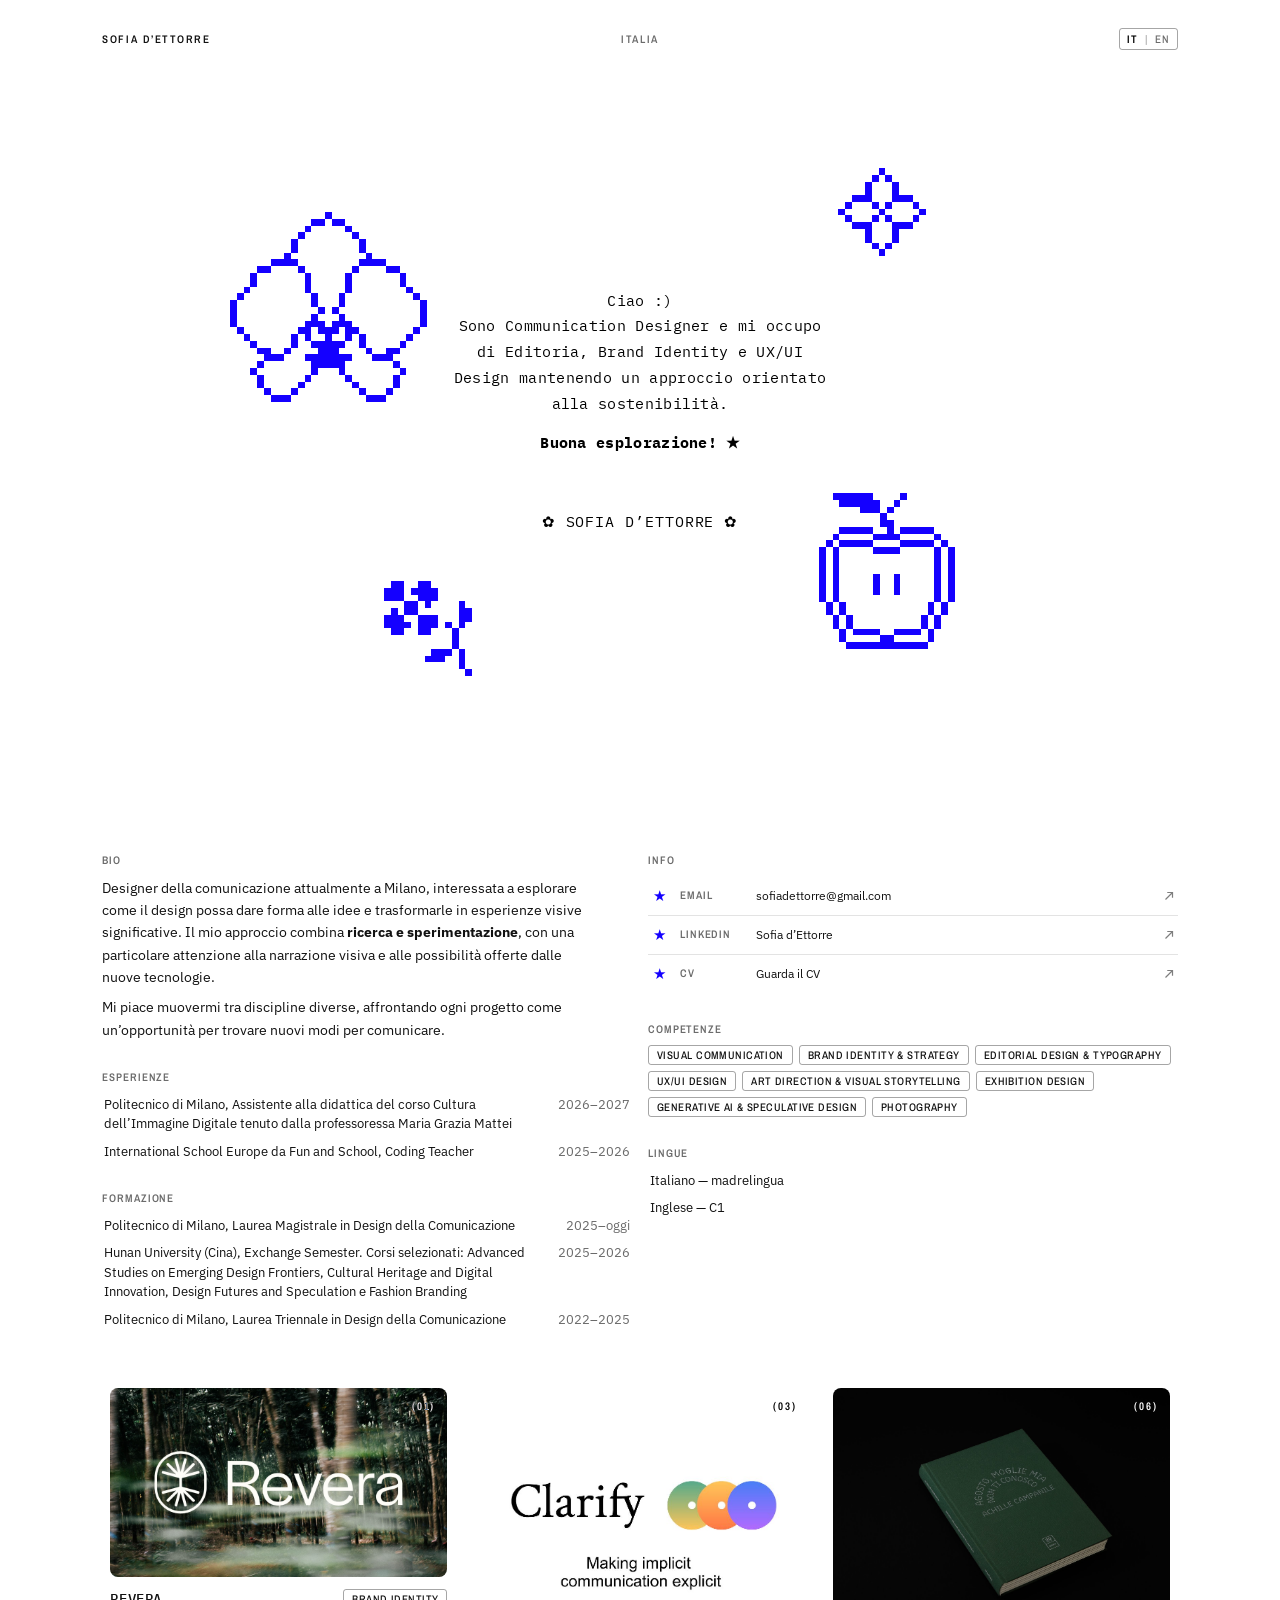
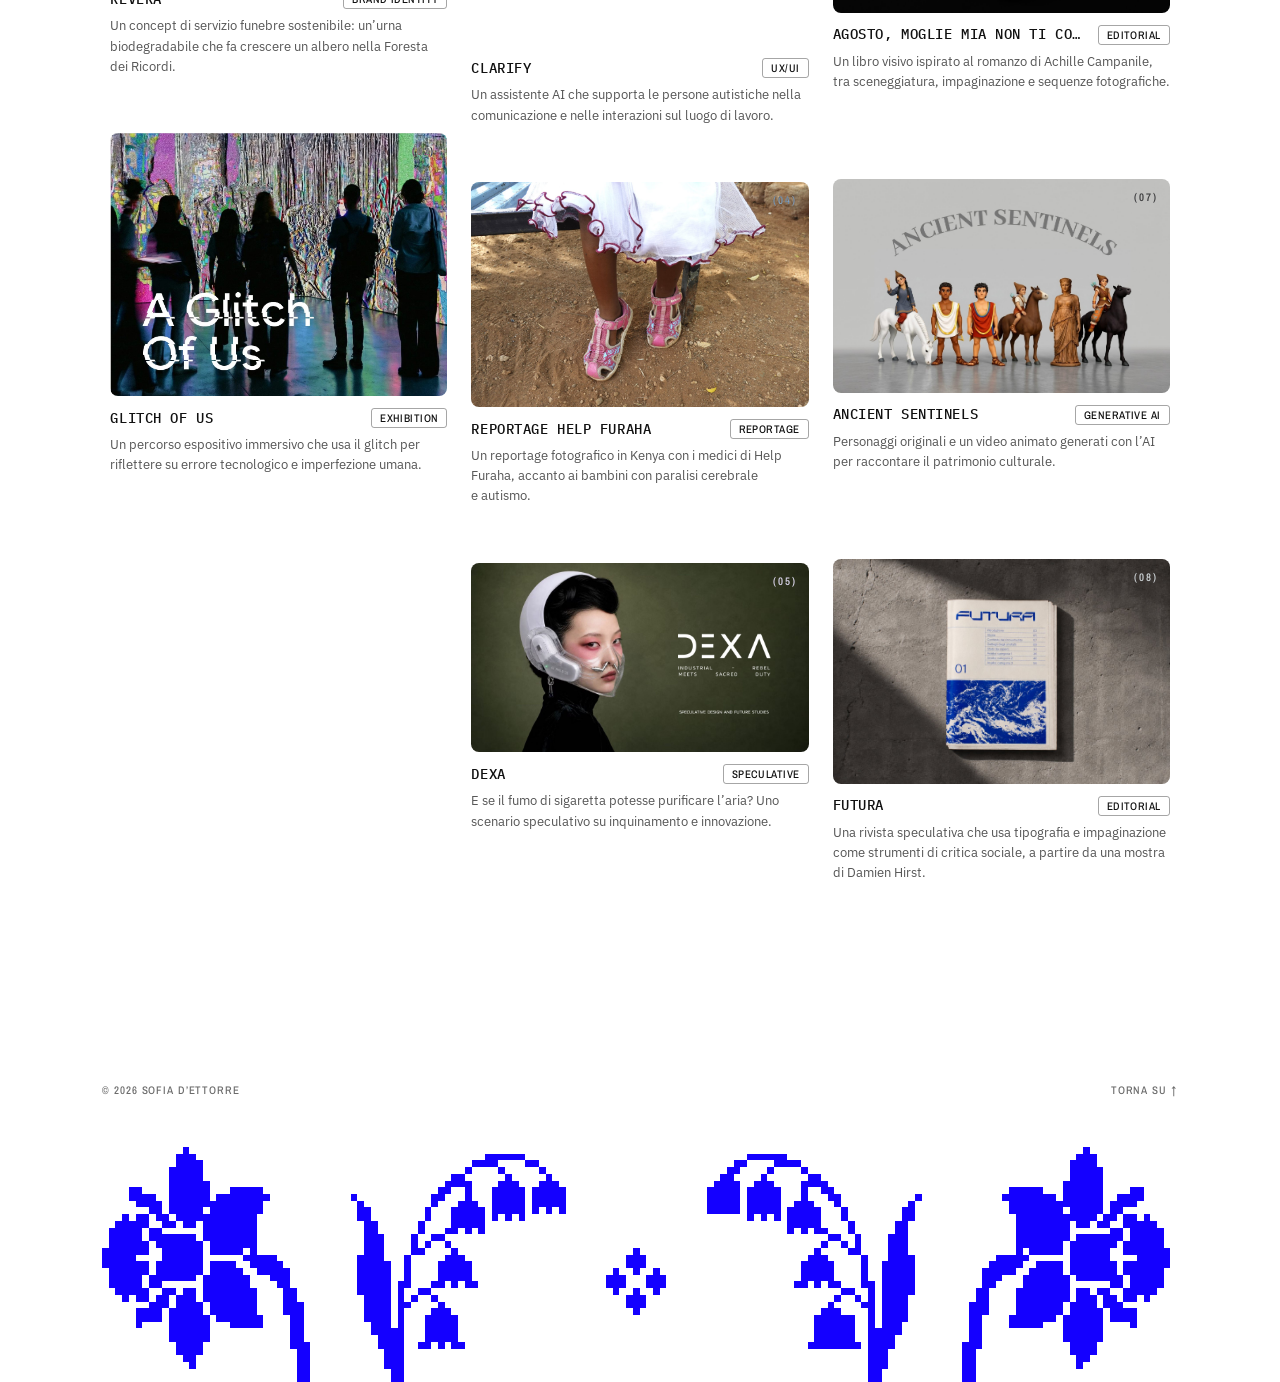
<file: index.html>
<!doctype html>
<html lang="it">
<head>
  <meta charset="utf-8">
  <meta name="viewport" content="width=device-width, initial-scale=1, viewport-fit=cover">
  <title>Sofia d’Ettorre — Portfolio</title>
  <meta name="description" content="Portfolio di Sofia d’Ettorre, Communication Designer: editoria, brand identity e UX/UI design con un approccio orientato alla sostenibilità.">
  <link rel="canonical" href="https://sofiadettorre.github.io/Portfolio/">
  <link rel="alternate" hreflang="it" href="https://sofiadettorre.github.io/Portfolio/?lang=it">
  <link rel="alternate" hreflang="en" href="https://sofiadettorre.github.io/Portfolio/?lang=en">
  <meta property="og:type" content="website">
  <meta property="og:title" content="Sofia d’Ettorre — Portfolio">
  <meta property="og:description" content="Communication Designer: editoria, brand identity e UX/UI design con un approccio orientato alla sostenibilità.">
  <meta property="og:url" content="https://sofiadettorre.github.io/Portfolio/">
  <meta property="og:image" content="https://sofiadettorre.github.io/Portfolio/immagini-web/immagine%20hero.jpg">
  <meta name="twitter:card" content="summary_large_image">
  <link rel="preconnect" href="https://fonts.googleapis.com">
  <link rel="preconnect" href="https://fonts.gstatic.com" crossorigin>
  <link href="https://fonts.googleapis.com/css2?family=Archivo+Narrow:wght@400;500;600&family=IBM+Plex+Mono:wght@400;500;700&family=IBM+Plex+Sans:ital,wght@0,400;0,500;0,600;1,400&display=swap" rel="stylesheet">
  <link rel="icon" type="image/svg+xml" href="immagini-web/favicon.svg">
  <link rel="icon" type="image/png" href="immagini-web/favicon.png">
  <link rel="apple-touch-icon" href="immagini-web/apple-touch-icon.png">
  <link rel="stylesheet" href="style.css?v=20261117e">
</head>
<body>
  <header class="topbar" id="top">
    <a class="topbar__name" href="#top">Sofia d’Ettorre</a>
    <span class="topbar__place" id="status"></span>
    <div class="lang" role="group" id="lang" data-i18n-aria="langSwitch">
      <button type="button" data-lang="it" lang="it">IT</button>
      <span class="lang__sep" aria-hidden="true">|</span>
      <button type="button" data-lang="en" lang="en">EN</button>
    </div>
  </header>

  <section class="hero" aria-labelledby="hero-name">
    <div class="pix pix--flower" data-pixel="flower" aria-hidden="true"></div>
    <div class="pix pix--sparkle" data-pixel="sparkle" aria-hidden="true"></div>
    <div class="pix pix--sprig" data-pixel="sprig" aria-hidden="true"></div>
    <div class="pix pix--apple" data-pixel="apple" aria-hidden="true"></div>

    <div class="hero__body">
      <p class="hero__greet" id="hero-greet"></p>
      <p class="hero__text" id="hero-text"></p>
      <p class="hero__cta" id="hero-cta"></p>
      <h1 class="hero__name" id="hero-name" tabindex="0">
        <span aria-hidden="true">✿</span> Sofia d’Ettorre <span aria-hidden="true">✿</span>
        <span class="hero__photo" aria-hidden="true">
          <img id="hero-photo" alt="" decoding="async">
        </span>
      </h1>
    </div>
  </section>

  <main class="main">
    <aside class="rail">
      <div class="rail__grid">
        <div class="rail__col">
          <section class="rail__section">
            <span class="eyebrow" data-i18n="bio"></span>
            <div class="bio" id="bio"></div>
          </section>
          <section class="rail__section">
            <span class="eyebrow" data-i18n="work"></span>
            <ul class="list" id="work"></ul>
          </section>
          <section class="rail__section">
            <span class="eyebrow" data-i18n="education"></span>
            <ul class="list" id="education"></ul>
          </section>
        </div>

        <div class="rail__col">
          <section class="rail__section" id="info">
            <span class="eyebrow" data-i18n="info"></span>
            <div class="contact-list" id="contacts"></div>
          </section>
          <section class="rail__section">
            <span class="eyebrow" data-i18n="skills"></span>
            <ul class="taglist" id="skills"></ul>
          </section>
          <section class="rail__section">
            <span class="eyebrow" data-i18n="languages"></span>
            <ul class="list" id="languages"></ul>
          </section>
        </div>
      </div>
    </aside>

    <section class="projects" id="lavori" data-i18n-aria="projects"></section>
  </main>

  <footer class="footer">
    <div class="footer__bar">
      <span id="copy"></span>
      <a href="#top" data-i18n="top"></a>
    </div>
    <div class="footer__art" data-pixel="footer" aria-hidden="true"></div>
  </footer>

  <!-- Pannello del progetto -->
  <div class="cs-overlay" id="cs-overlay" aria-hidden="true">
    <div class="cs-panel" role="dialog" aria-modal="true" aria-labelledby="cs-title">
      <aside class="cs-side">
        <button class="cs-close" id="cs-close" type="button" data-i18n-aria="close">
          <svg viewBox="0 0 20 20" aria-hidden="true"><path d="M5 5l10 10M15 5 5 15"/></svg>
        </button>
        <div>
          <h2 class="cs-title" id="cs-title">–</h2>
          <p class="cs-oneliner" id="cs-oneliner"></p>
        </div>
        <dl class="cs-facts" id="cs-facts"></dl>
        <div class="cs-step">
          <button type="button" id="cs-prev" data-i18n="prev" data-i18n-aria="prevAria"></button>
          <button type="button" id="cs-next" data-i18n="next" data-i18n-aria="nextAria"></button>
        </div>
      </aside>
      <div class="cs-content" id="cs-content">
        <div class="cs-hero" id="cs-hero"></div>
        <div class="cs-text">
          <div class="cs-section">
            <p class="eyebrow" data-i18n="overview"></p>
            <p id="cs-overview"></p>
          </div>
          <div class="cs-section">
            <p class="eyebrow" data-i18n="contributions"></p>
            <ol class="cs-list" id="cs-contrib"></ol>
          </div>
        </div>
        <div class="cs-gallery" id="cs-gallery"></div>
      </div>
    </div>
  </div>

  <script src="data.js?v=20261117e"></script>
  <script src="main.js?v=20261117e"></script>
</body>
</html>
</file>
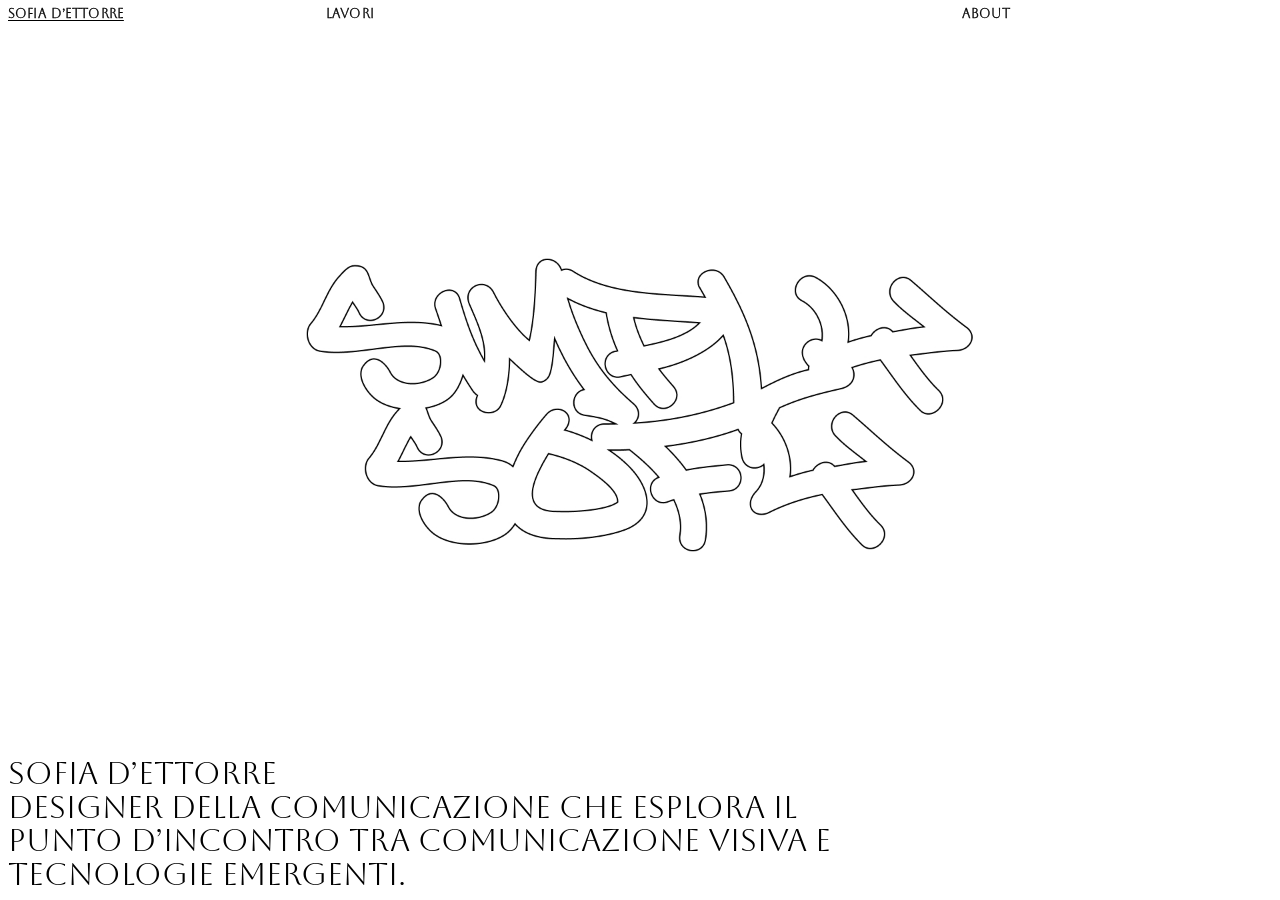
<file: sito portfolio/index.html>
<!doctype html>
<html lang="it">
<head>
  <meta charset="utf-8">
  <meta name="viewport" content="width=device-width, initial-scale=1">
  <title>Sofia d’Ettorre — Portfolio</title>
  <link rel="preconnect" href="https://fonts.googleapis.com">
  <link rel="preconnect" href="https://fonts.gstatic.com" crossorigin>
  <link href="https://fonts.googleapis.com/css2?family=Aboreto&family=Schibsted+Grotesk:wght@400;500;600&display=swap" rel="stylesheet">
  <link rel="icon" type="image/png" href="immagini-web/favicon.png">
  <link rel="apple-touch-icon" href="immagini-web/apple-touch-icon.png">
  <link rel="stylesheet" href="style.css">
</head>
<body>
  <main class="home">
    <h1 id="hero"></h1>
  </main>

  <script src="data.js"></script>
  <script>
    renderNav("home");
    document.getElementById("hero").textContent = SITE.hero;

    // Precarica le immagini della scia
    HOME_TRAIL.forEach(src => { new Image().src = src; });

    // Scia di immagini che segue il cursore
    let i = 0, lastX = 0, lastY = 0;
    window.addEventListener("pointermove", (e) => {
      if (e.pointerType === "touch") return;
      if (Math.hypot(e.clientX - lastX, e.clientY - lastY) < 110) return;
      lastX = e.clientX; lastY = e.clientY;

      const img = document.createElement("img");
      img.className = "trail";
      img.src = HOME_TRAIL[i++ % HOME_TRAIL.length];
      img.alt = "";
      img.style.left = e.clientX + "px";
      img.style.top = e.clientY + "px";
      img.addEventListener("animationend", () => img.remove());
      document.body.appendChild(img);
    });
  </script>
</body>
</html>
</file>
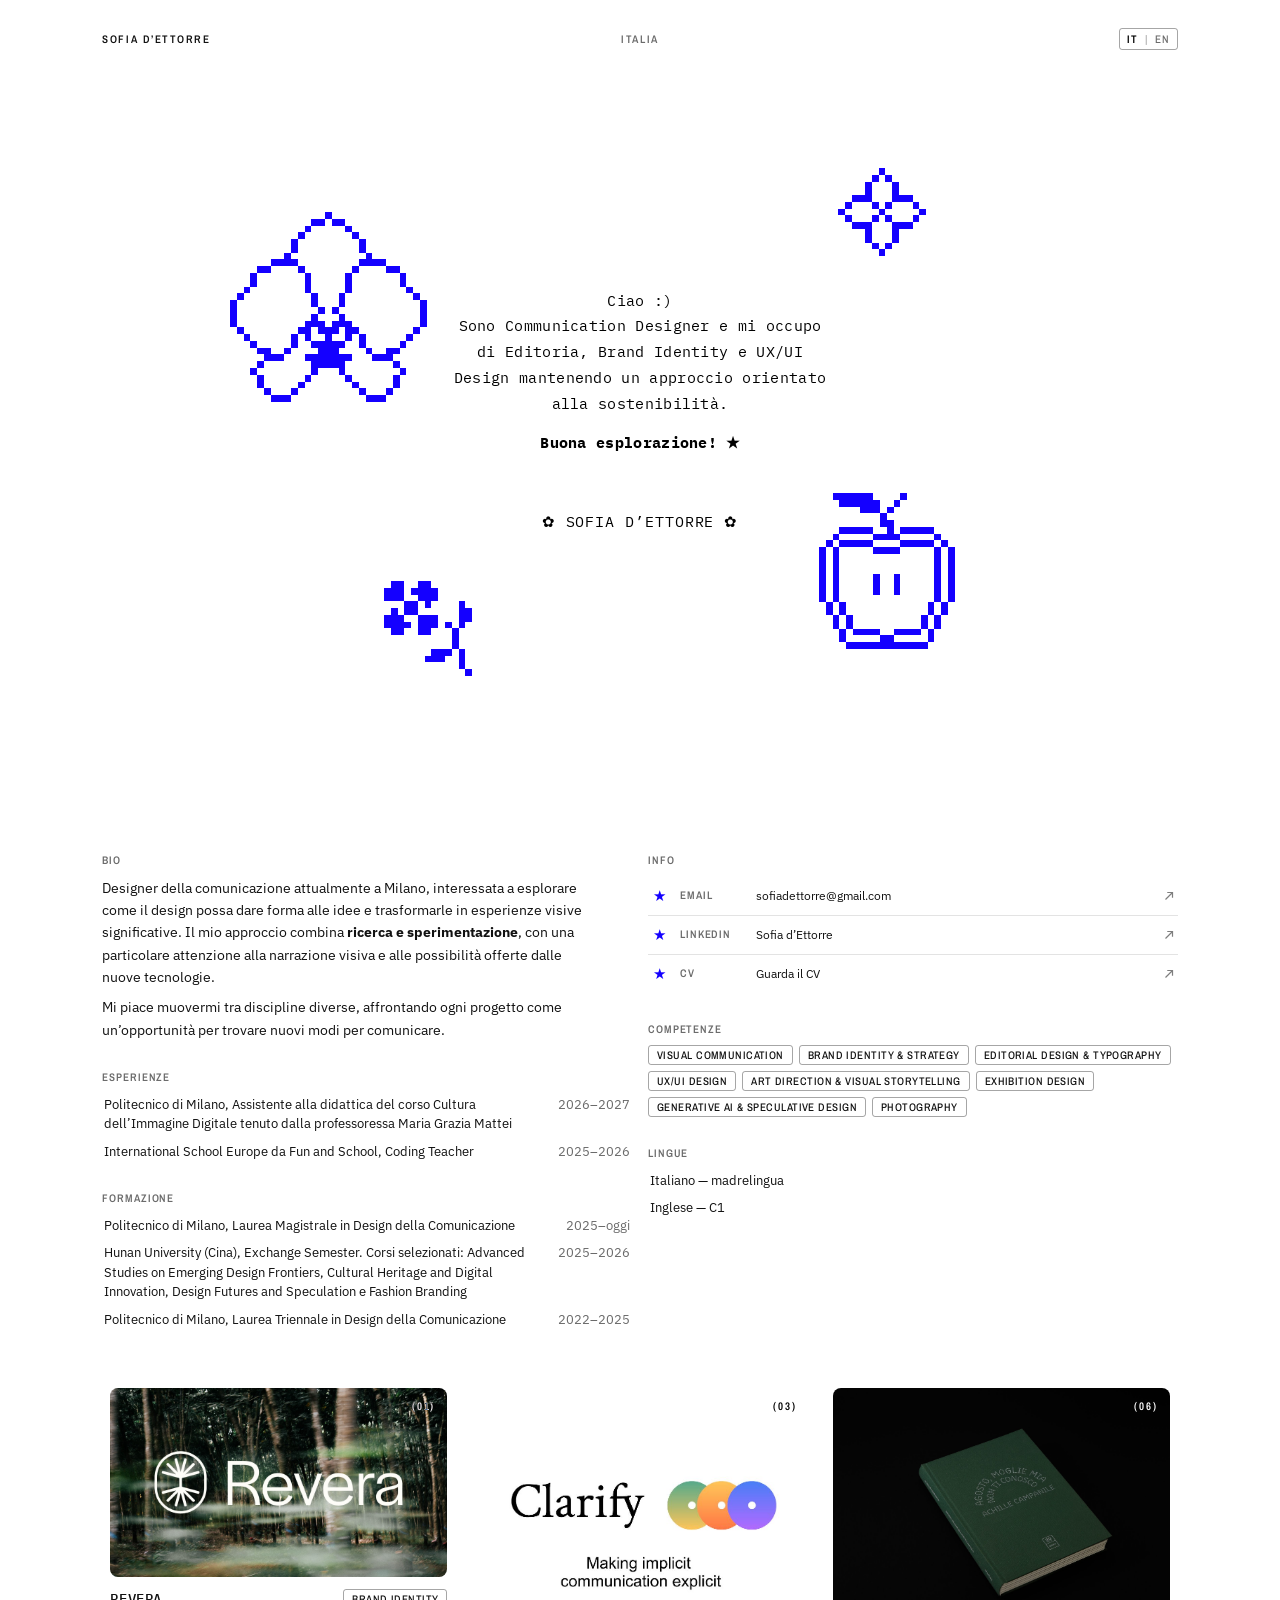
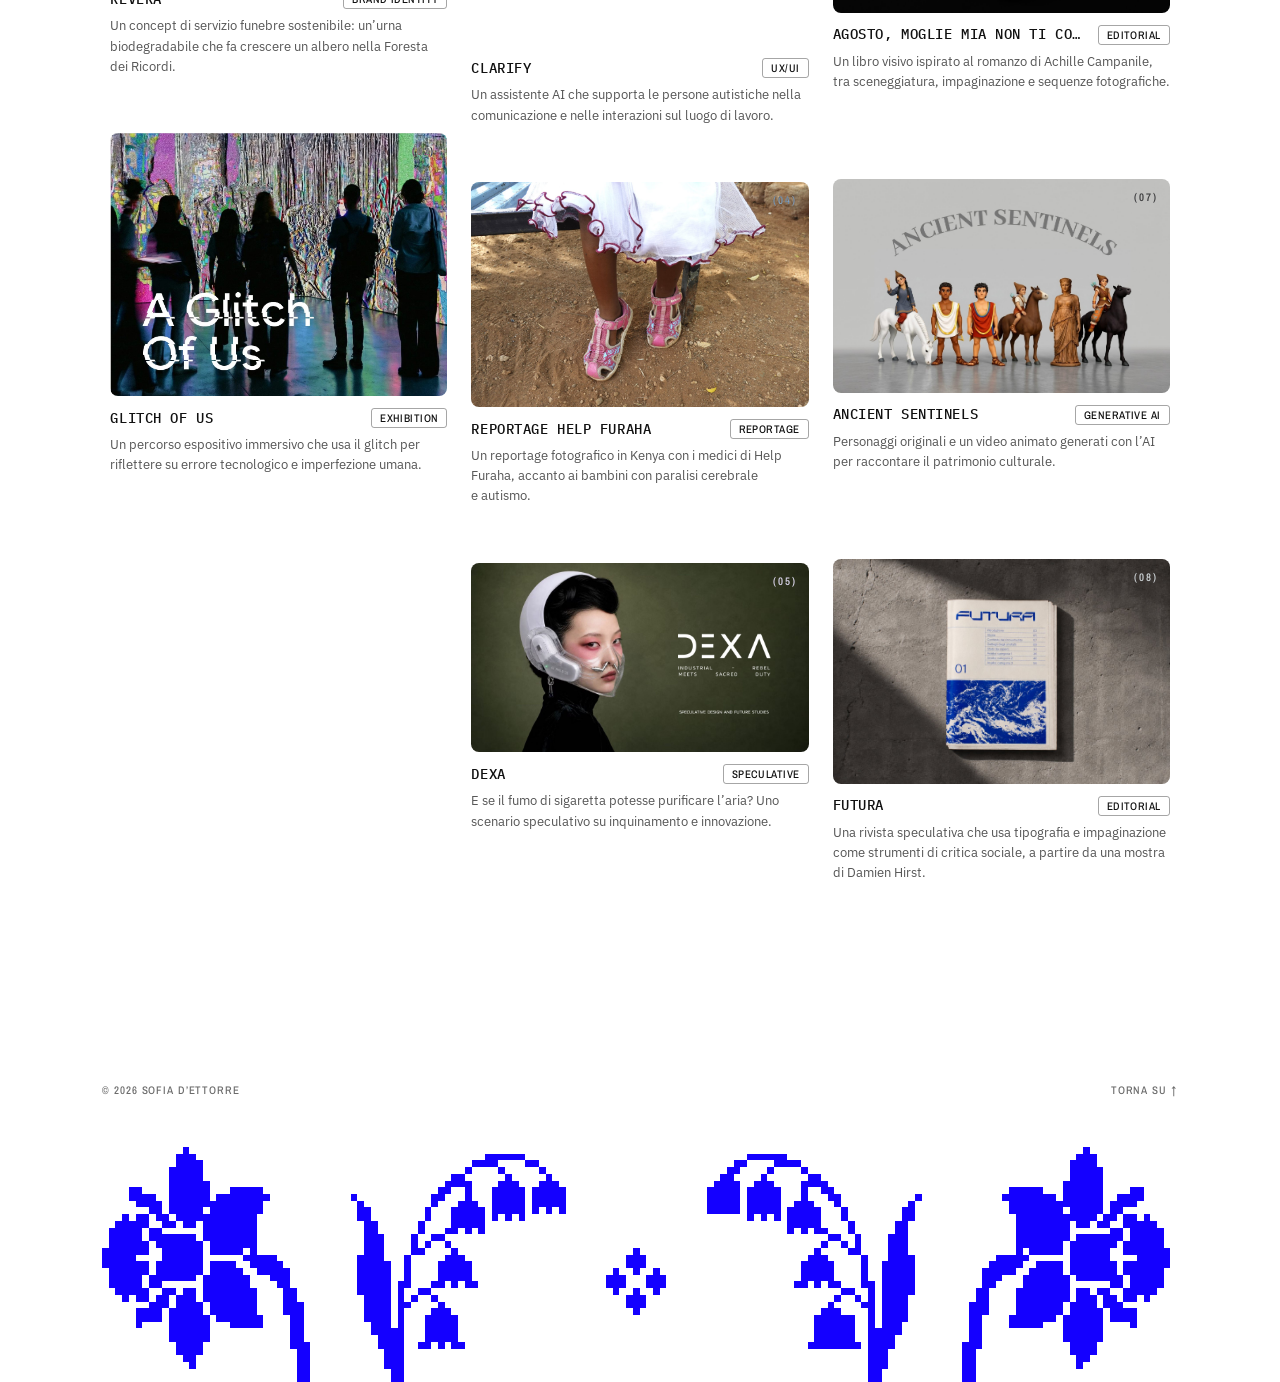
<file: about.html>
<!doctype html>
<html lang="it">
<head>
  <meta charset="utf-8">
  <meta name="robots" content="noindex">
  <title>Sofia d’Ettorre — Portfolio</title>
  <!-- Pagina del vecchio sito: reindirizza alla nuova homepage -->
  <meta http-equiv="refresh" content="0; url=index.html#info">
  <script>location.replace("index.html#info");</script>
</head>
<body><a href="index.html#info">Vai al portfolio</a></body>
</html>
</file>
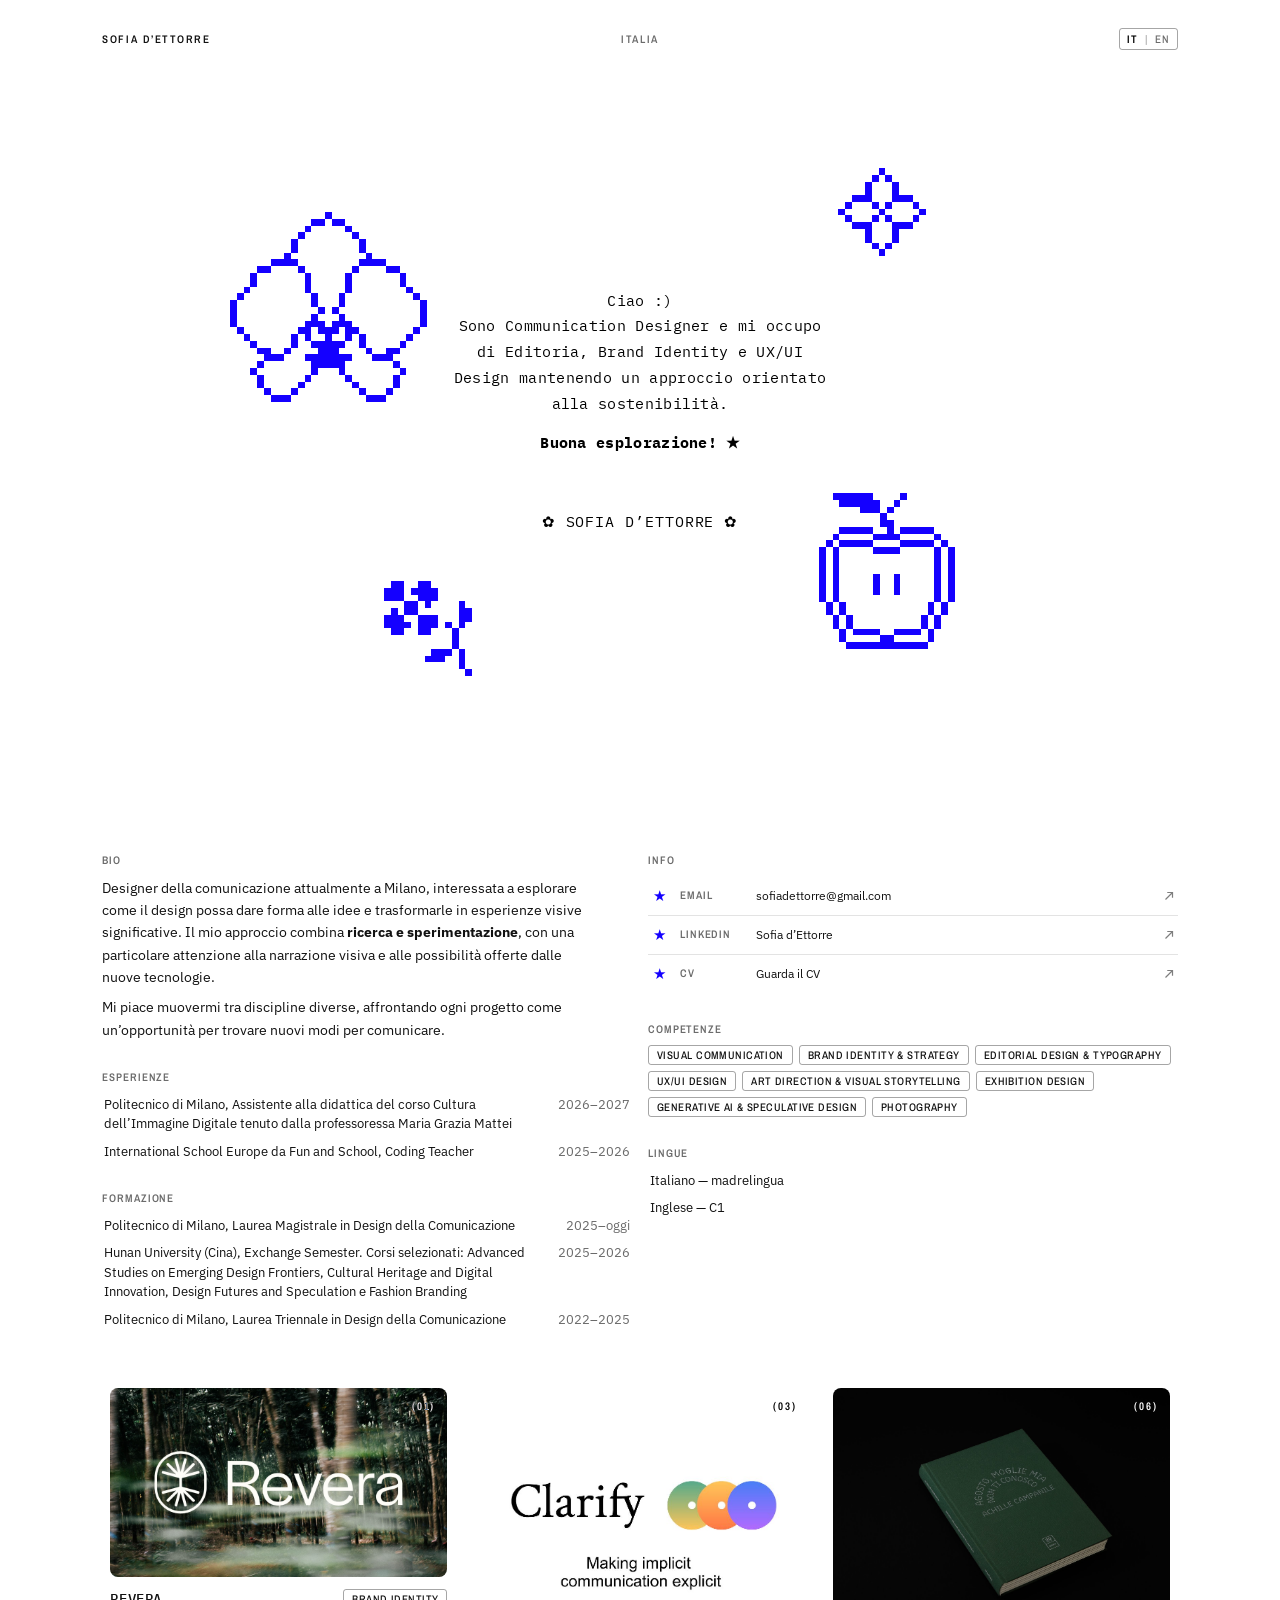
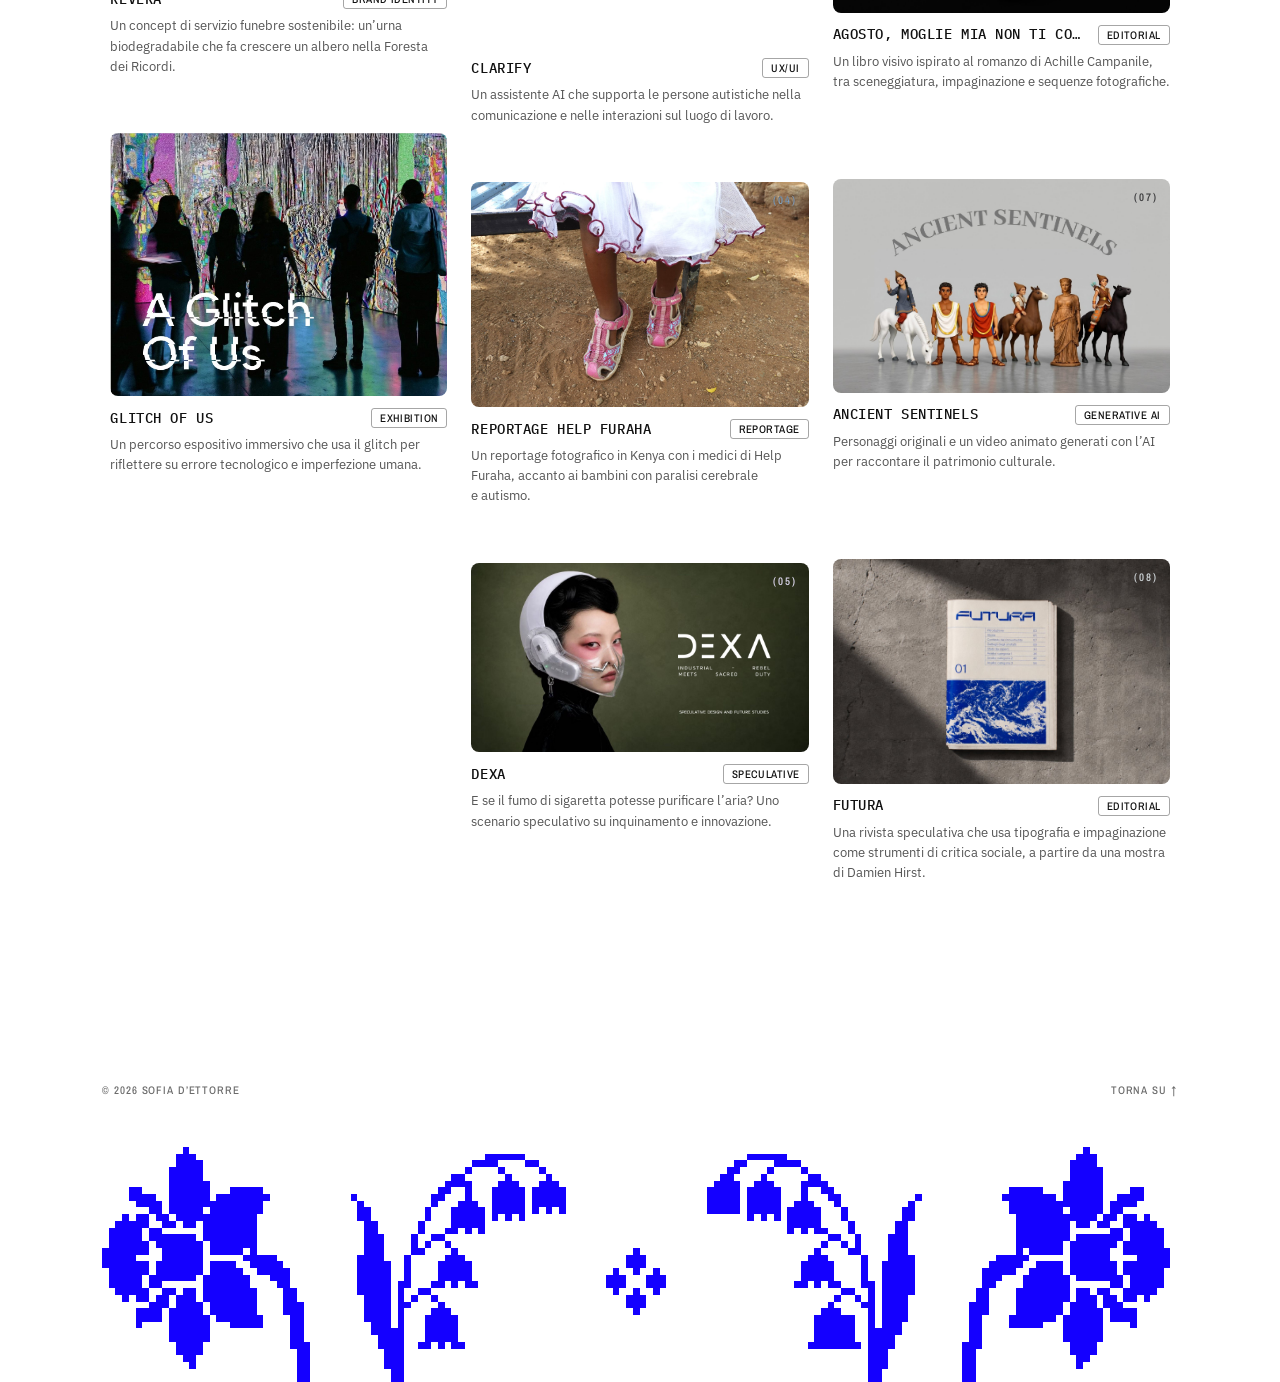
<file: project.html>
<!doctype html>
<html lang="it">
<head>
  <meta charset="utf-8">
  <meta name="robots" content="noindex">
  <title>Sofia d’Ettorre — Portfolio</title>
  <!-- Pagina del vecchio sito: reindirizza alla nuova homepage -->
  <meta http-equiv="refresh" content="0; url=index.html">
  <script>var p=new URLSearchParams(location.search).get("p");location.replace("index.html"+(p?"#"+encodeURIComponent(p):""));</script>
</head>
<body><a href="index.html">Vai al portfolio</a></body>
</html>
</file>
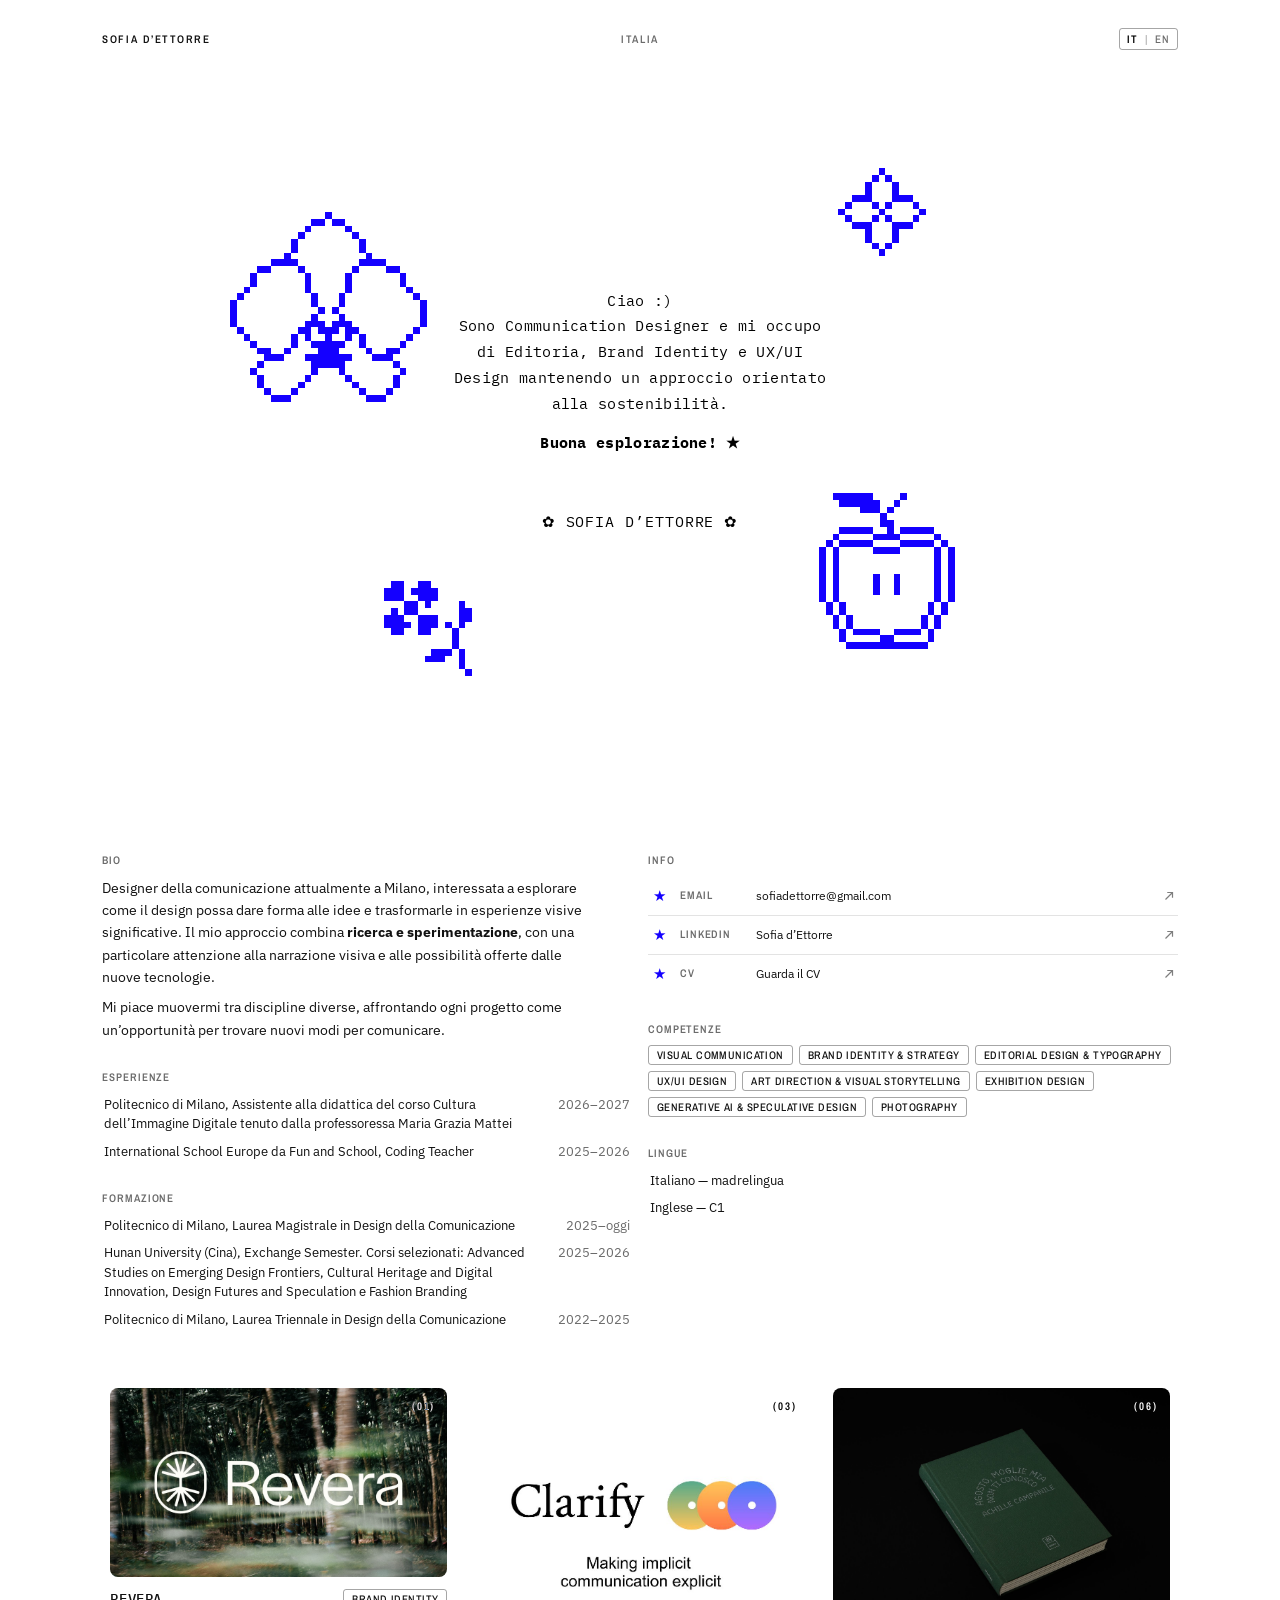
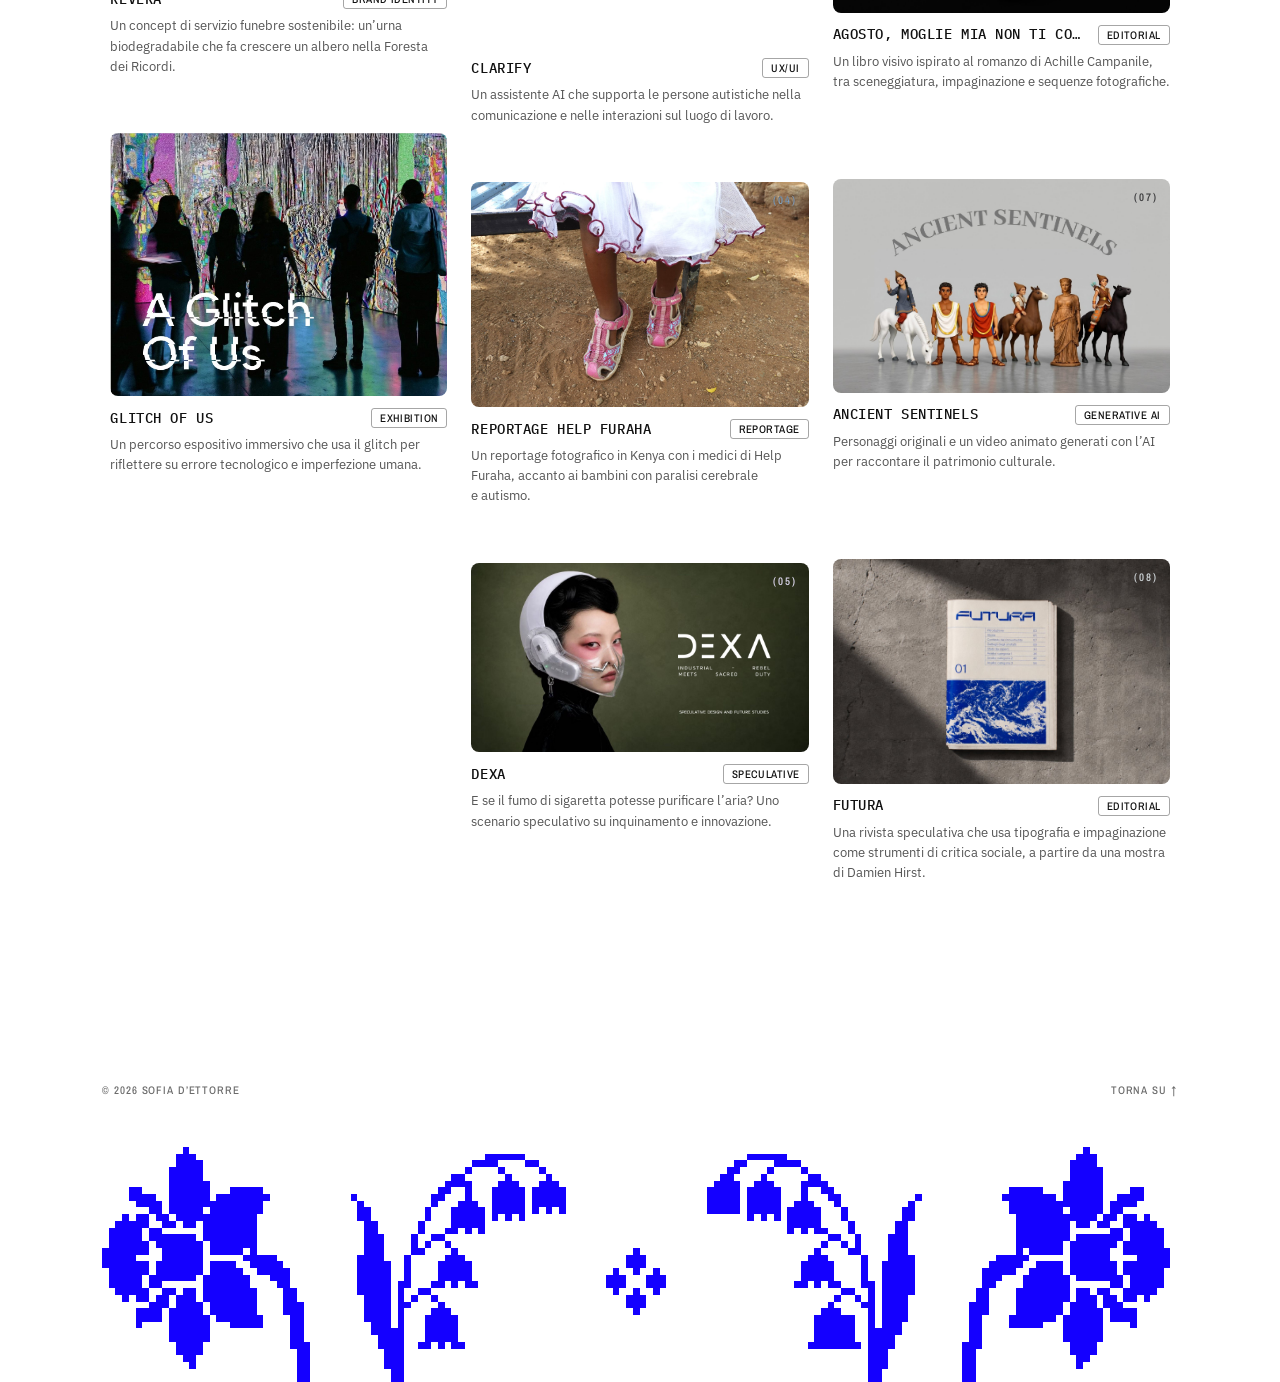
<file: works.html>
<!doctype html>
<html lang="it">
<head>
  <meta charset="utf-8">
  <meta name="robots" content="noindex">
  <title>Sofia d’Ettorre — Portfolio</title>
  <!-- Pagina del vecchio sito: reindirizza alla nuova homepage -->
  <meta http-equiv="refresh" content="0; url=index.html#lavori">
  <script>location.replace("index.html#lavori");</script>
</head>
<body><a href="index.html#lavori">Vai al portfolio</a></body>
</html>
</file>
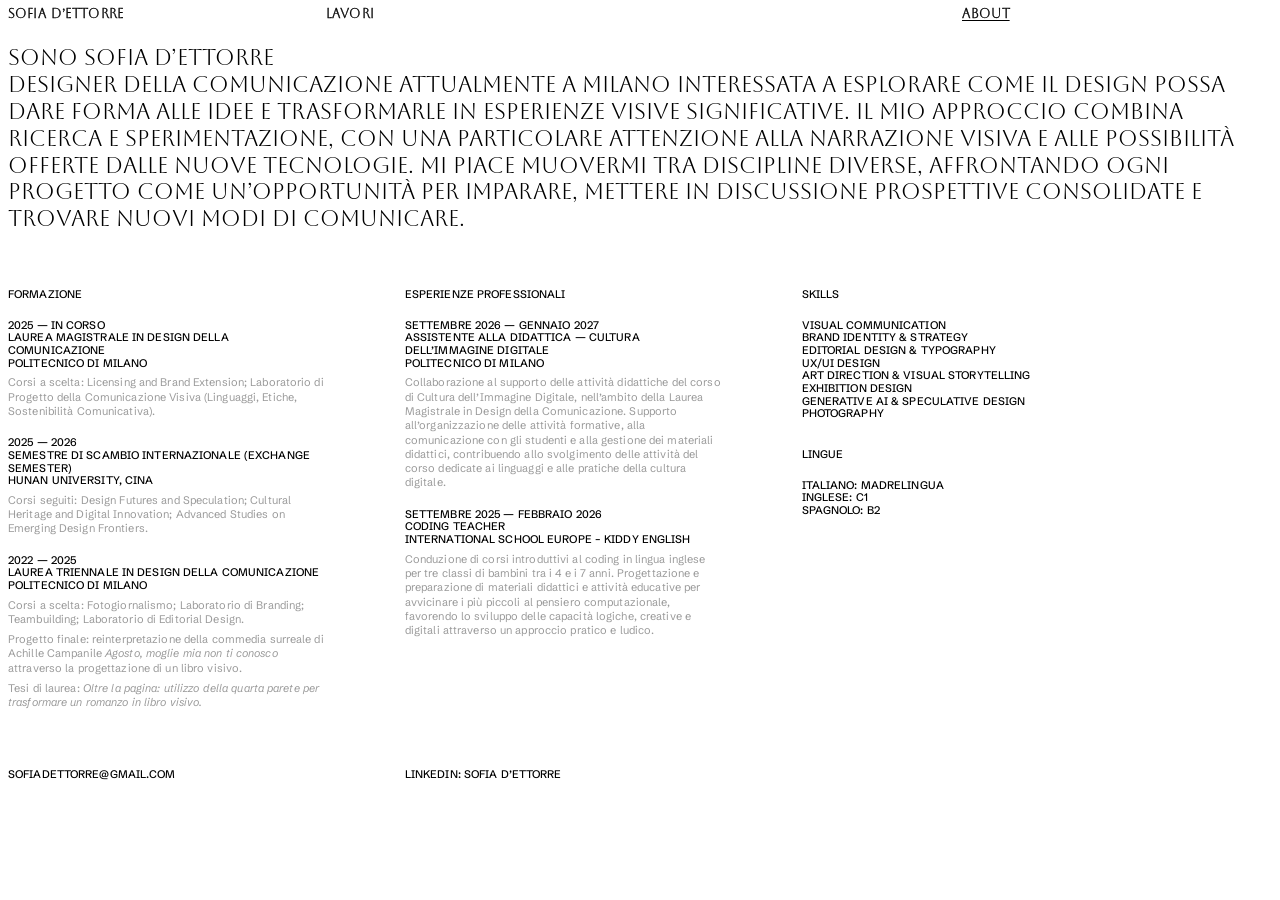
<file: sito portfolio/about.html>
<!doctype html>
<html lang="it">
<head>
  <meta charset="utf-8">
  <meta name="viewport" content="width=device-width, initial-scale=1">
  <title>About — Sofia d’Ettorre</title>
  <link rel="preconnect" href="https://fonts.googleapis.com">
  <link rel="preconnect" href="https://fonts.gstatic.com" crossorigin>
  <link href="https://fonts.googleapis.com/css2?family=Aboreto&family=Schibsted+Grotesk:wght@400;500;600&display=swap" rel="stylesheet">
  <link rel="icon" type="image/png" href="immagini-web/favicon.png">
  <link rel="apple-touch-icon" href="immagini-web/apple-touch-icon.png">
  <link rel="stylesheet" href="style.css">
</head>
<body>
  <main class="about">
    <p class="lead">
      Sono Sofia d’Ettorre<br>
      Designer della comunicazione attualmente a Milano interessata a esplorare come il design possa dare forma alle idee e trasformarle in esperienze visive significative.
      Il mio approccio combina ricerca e sperimentazione, con una particolare attenzione alla narrazione visiva e alle possibilità offerte dalle nuove tecnologie.
      Mi piace muovermi tra discipline diverse, affrontando ogni progetto come un’opportunità per imparare, mettere in discussione prospettive consolidate e trovare nuovi modi di comunicare.
    </p>

    <section class="cv caps">
      <div class="deco" aria-hidden="true">
        <img src="immagini-web/cursore%201.png" alt="" style="top: 0; left: 12%; width: 46%;">
        <img src="immagini-web/cursore%206.png" alt="" style="top: 34%; left: 58%; width: 36%; animation-delay: -2s;">
        <img src="immagini-web/cursore%205.png" alt="" style="top: 62%; left: 6%; width: 40%; animation-delay: -4s;">
      </div>

      <div>
        <h2>Formazione</h2>
        <div class="item">
          <span>2025 — in corso</span><span>Laurea Magistrale in Design della Comunicazione</span><span>Politecnico di Milano</span>
          <span class="desc">Corsi a scelta: Licensing and Brand Extension; Laboratorio di Progetto della Comunicazione Visiva (Linguaggi, Etiche, Sostenibilità Comunicativa).</span>
        </div>
        <div class="item">
          <span>2025 — 2026</span><span>Semestre di scambio internazionale (Exchange Semester)</span><span>Hunan University, Cina</span>
          <span class="desc">Corsi seguiti: Design Futures and Speculation; Cultural Heritage and Digital Innovation; Advanced Studies on Emerging Design Frontiers.</span>
        </div>
        <div class="item">
          <span>2022 — 2025</span><span>Laurea Triennale in Design della Comunicazione</span><span>Politecnico di Milano</span>
          <span class="desc">Corsi a scelta: Fotogiornalismo; Laboratorio di Branding; Teambuilding; Laboratorio di Editorial Design.</span>
          <span class="desc">Progetto finale: reinterpretazione della commedia surreale di Achille Campanile <i>Agosto, moglie mia non ti conosco</i> attraverso la progettazione di un libro visivo.</span>
          <span class="desc">Tesi di laurea: <i>Oltre la pagina: utilizzo della quarta parete per trasformare un romanzo in libro visivo.</i></span>
        </div>
      </div>

      <div>
        <h2>Esperienze professionali</h2>
        <div class="item">
          <span>Settembre 2026 — Gennaio 2027</span><span>Assistente alla didattica — Cultura dell’Immagine Digitale</span><span>Politecnico di Milano</span>
          <span class="desc">Collaborazione al supporto delle attività didattiche del corso di Cultura dell’Immagine Digitale, nell’ambito della Laurea Magistrale in Design della Comunicazione. Supporto all’organizzazione delle attività formative, alla comunicazione con gli studenti e alla gestione dei materiali didattici, contribuendo allo svolgimento delle attività del corso dedicate ai linguaggi e alle pratiche della cultura digitale.</span>
        </div>
        <div class="item">
          <span>Settembre 2025 — Febbraio 2026</span><span>Coding Teacher</span><span>International School Europe – Kiddy English</span>
          <span class="desc">Conduzione di corsi introduttivi al coding in lingua inglese per tre classi di bambini tra i 4 e i 7 anni. Progettazione e preparazione di materiali didattici e attività educative per avvicinare i più piccoli al pensiero computazionale, favorendo lo sviluppo delle capacità logiche, creative e digitali attraverso un approccio pratico e ludico.</span>
        </div>
      </div>

      <div>
        <h2>Skills</h2>
        <div class="item">
          <span>Visual Communication</span>
          <span>Brand Identity &amp; Strategy</span>
          <span>Editorial Design &amp; Typography</span>
          <span>UX/UI Design</span>
          <span>Art Direction &amp; Visual Storytelling</span>
          <span>Exhibition Design</span>
          <span>Generative AI &amp; Speculative Design</span>
          <span>Photography</span>
        </div>

        <h2 style="margin-top:28px">Lingue</h2>
        <div class="item"><span>Italiano: madrelingua</span><span>Inglese: C1</span><span>Spagnolo: B2</span></div>
      </div>
    </section>

    <footer class="footer caps">
      <span>sofiadettorre@gmail.com</span>
      <span>LinkedIn: Sofia d’Ettorre</span>
    </footer>
  </main>

  <script src="data.js"></script>
  <script>renderNav("about");</script>
</body>
</html>
</file>
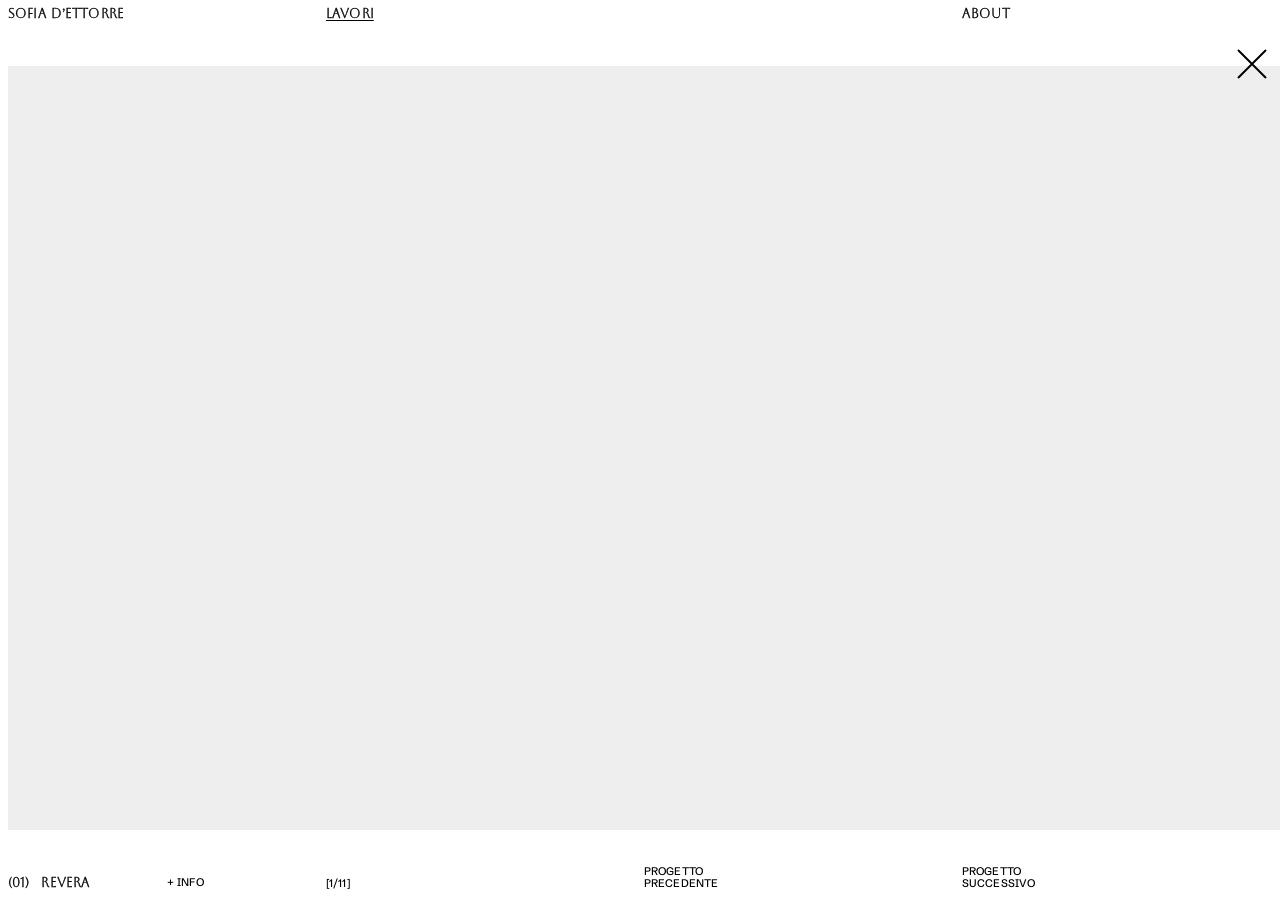
<file: sito portfolio/project.html>
<!doctype html>
<html lang="it">
<head>
  <meta charset="utf-8">
  <meta name="viewport" content="width=device-width, initial-scale=1">
  <title>Progetto — Sofia d’Ettorre</title>
  <link rel="preconnect" href="https://fonts.googleapis.com">
  <link rel="preconnect" href="https://fonts.gstatic.com" crossorigin>
  <link href="https://fonts.googleapis.com/css2?family=Aboreto&family=Schibsted+Grotesk:wght@400;500;600&display=swap" rel="stylesheet">
  <link rel="icon" type="image/png" href="immagini-web/favicon.png">
  <link rel="apple-touch-icon" href="immagini-web/apple-touch-icon.png">
  <link rel="stylesheet" href="style.css">
</head>
<body>
  <a class="close" href="works.html" aria-label="Chiudi e torna ai lavori">
    <svg viewBox="0 0 40 40" aria-hidden="true"><path d="M6 6 34 34M34 6 6 34"/></svg>
  </a>

  <main class="project">
    <div class="track" id="track"></div>
  </main>

  <div class="pbar caps">
    <div class="left">
      <span id="ptitle"></span>
      <button id="infoBtn" type="button">+ Info</button>
    </div>
    <div class="counter" id="counter"></div>
    <div><a id="prev">Progetto<br>precedente</a></div>
    <div><a id="next">Progetto<br>successivo</a></div>
  </div>

  <section class="info" id="info" hidden>
    <p id="pinfo"></p>
    <dl class="caps" id="pcredits"></dl>
  </section>

  <script src="data.js"></script>
  <script>
    renderNav("works");

    const slug = new URLSearchParams(location.search).get("p");
    const idx = Math.max(0, PROJECTS.findIndex(p => p.slug === slug));
    const p = PROJECTS[idx];
    const at = (k) => PROJECTS[(idx + k + PROJECTS.length) % PROJECTS.length];

    document.title = `${p.title} — ${SITE.name}`;
    document.getElementById("ptitle").innerHTML =
      `<b>(${String(idx + 1).padStart(2, "0")})</b>${p.title}`;
    document.getElementById("prev").href = `project.html?p=${at(-1).slug}`;
    document.getElementById("next").href = `project.html?p=${at(1).slug}`;
    document.getElementById("pinfo").textContent = p.info;
    document.getElementById("pcredits").innerHTML =
      Object.entries(p.credits).map(([k, v]) => `<dt>${k}</dt><dd>${v}</dd>`).join("");

    const track = document.getElementById("track");
    track.innerHTML = p.images.map(src => media(src)).join("");

    // Contatore [immagine corrente / totale]
    const counter = document.getElementById("counter");
    const imgs = [...track.children];
    const updateCounter = () => {
      const mid = track.scrollLeft + track.clientWidth / 3;
      let cur = imgs.findIndex(img => img.offsetLeft + img.offsetWidth > mid);
      if (track.scrollLeft + track.clientWidth >= track.scrollWidth - 2) cur = imgs.length - 1;
      counter.textContent = `[${cur + 1}/${imgs.length}]`;
    };
    track.addEventListener("scroll", updateCounter);
    imgs.forEach(el => el.addEventListener(el.tagName === "VIDEO" ? "loadeddata" : "load", updateCounter));
    updateCounter();

    // Rotella verticale -> scroll orizzontale
    track.addEventListener("wheel", (e) => {
      if (Math.abs(e.deltaY) > Math.abs(e.deltaX)) {
        track.scrollLeft += e.deltaY;
        e.preventDefault();
      }
    }, { passive: false });

    // Frecce da tastiera
    window.addEventListener("keydown", (e) => {
      if (e.key === "ArrowRight") track.scrollBy({ left: track.clientWidth * .6, behavior: "smooth" });
      if (e.key === "ArrowLeft") track.scrollBy({ left: -track.clientWidth * .6, behavior: "smooth" });
      if (e.key === "Escape") toggleInfo(false);
    });

    // + Info
    const info = document.getElementById("info");
    const infoBtn = document.getElementById("infoBtn");
    const toggleInfo = (show = info.hidden) => {
      info.hidden = !show;
      infoBtn.textContent = show ? "– Info" : "+ Info";
    };
    infoBtn.addEventListener("click", () => toggleInfo());
  </script>
</body>
</html>
</file>
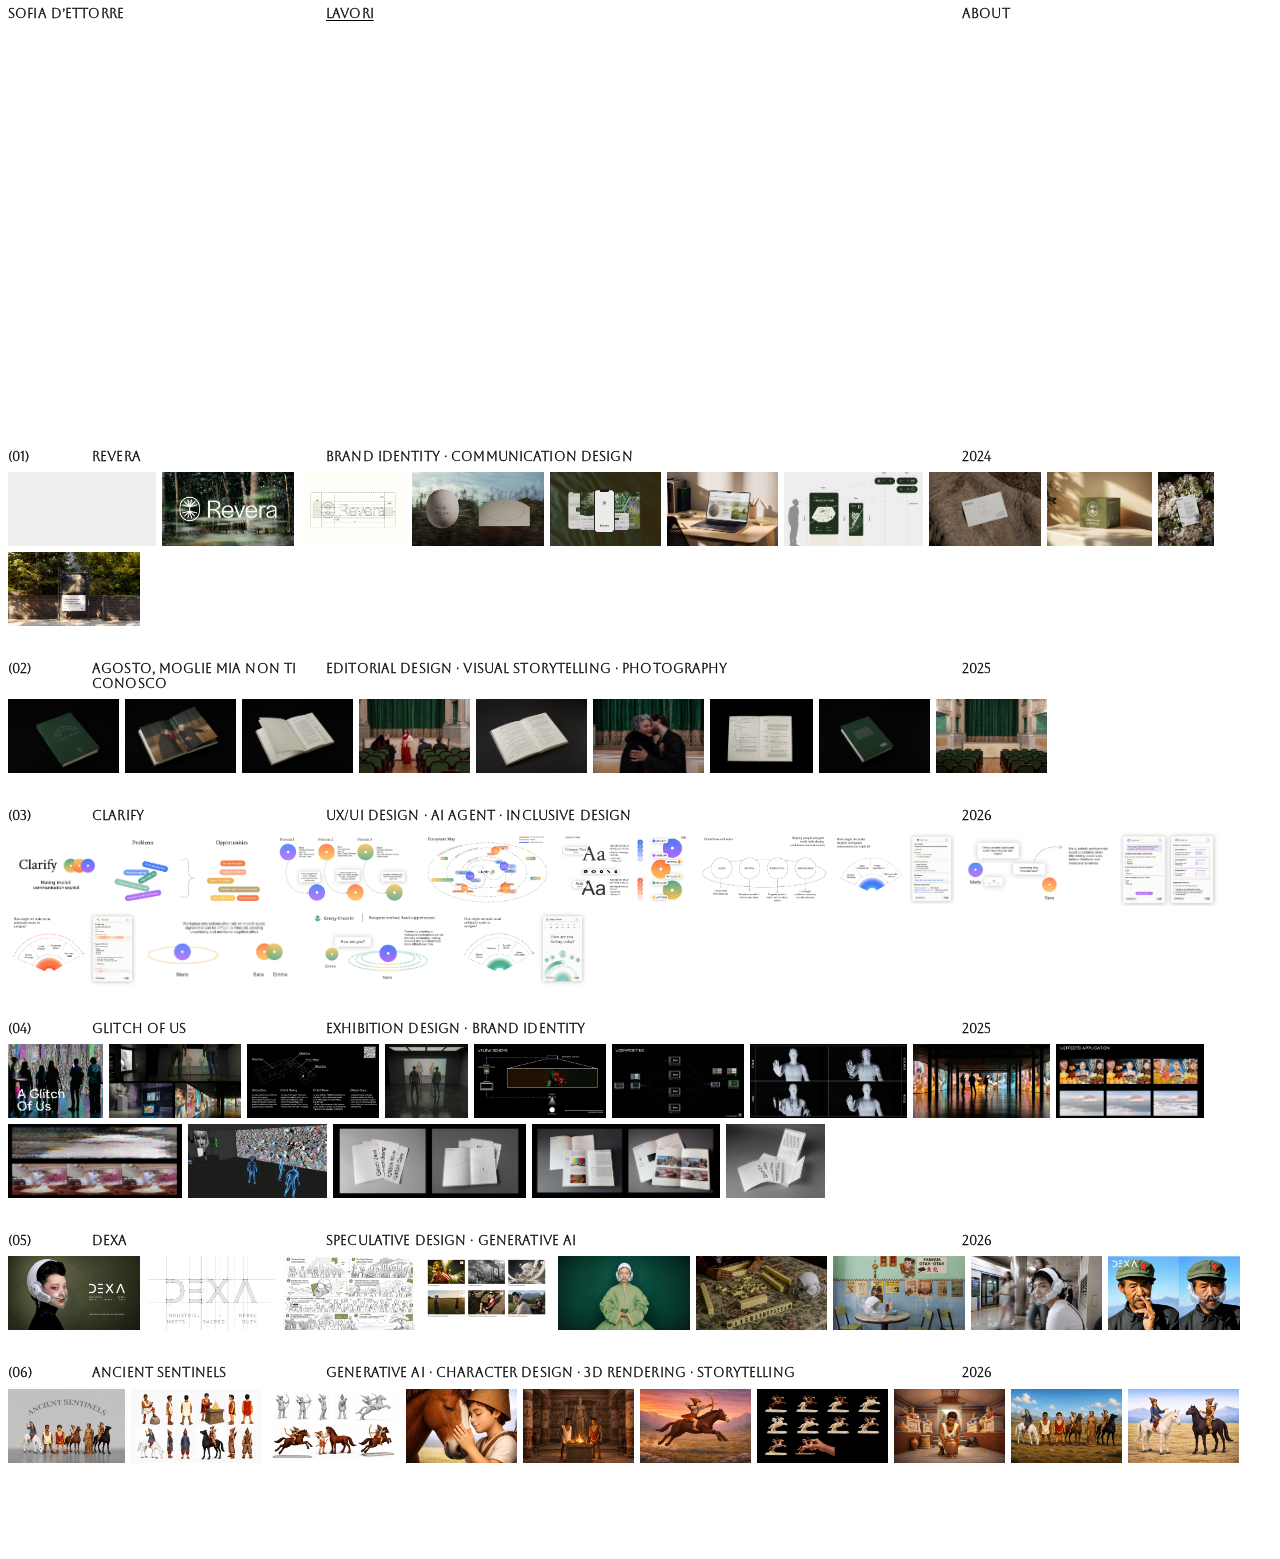
<file: sito portfolio/works.html>
<!doctype html>
<html lang="it">
<head>
  <meta charset="utf-8">
  <meta name="viewport" content="width=device-width, initial-scale=1">
  <title>Lavori — Sofia d’Ettorre</title>
  <link rel="preconnect" href="https://fonts.googleapis.com">
  <link rel="preconnect" href="https://fonts.gstatic.com" crossorigin>
  <link href="https://fonts.googleapis.com/css2?family=Aboreto&family=Schibsted+Grotesk:wght@400;500;600&display=swap" rel="stylesheet">
  <link rel="icon" type="image/png" href="immagini-web/favicon.png">
  <link rel="apple-touch-icon" href="immagini-web/apple-touch-icon.png">
  <link rel="stylesheet" href="style.css">
</head>
<body>
  <main class="works" id="works"></main>

  <script src="data.js"></script>
  <script>
    renderNav("works");

    document.getElementById("works").innerHTML = PROJECTS.map((p, n) => `
      <a class="row" href="project.html?p=${p.slug}">
        <div class="row-head caps">
          <div class="title"><span class="num">(${String(n + 1).padStart(2, "0")})</span><span>${p.title}</span></div>
          <div class="tags">${p.tags}</div>
          <div>${p.year}</div>
        </div>
        <div class="thumbs">
          ${p.images.map(src => media(src, 'loading="lazy"')).join("")}
        </div>
      </a>`).join("");
  </script>
</body>
</html>
</file>
<file: style.css>
/* ============================================================
   Sofia d'Ettorre — Portfolio
   ============================================================ */
:root {
  --surface: #ffffff;
  --surface-deep: #f5f5f5;
  --surface-tint: #ebebeb;
  --ink-1: #000000;
  --ink-2: #111111;
  --ink-3: #555555;
  --ink-4: #6b6b6b;
  --line: color-mix(in oklab, var(--ink-1) 11%, transparent);
  --accent: #0033ff;
  --pixel: #1400ff;
  --hover-wash: rgba(0, 0, 0, 0.09);

  --font-primary: "Arial Narrow", "Archivo Narrow", Arial, sans-serif;
  --font-body: "IBM Plex Sans", Arial, sans-serif;
  --font-mono: "IBM Plex Mono", ui-monospace, Menlo, monospace;

  --t-eyebrow: 11px;
  --t-small: 12px;
  --t-home: 13px;
  --t-body: 14px;
  --t-card-title: 16px;
  --t-hero: clamp(25px, 4vw, 64px);

  --ease-out: cubic-bezier(0.22, 1, 0.36, 1);
  --ease-expo: cubic-bezier(0.16, 1, 0.3, 1);
  --ease-drawer: cubic-bezier(0.32, 0.72, 0, 1);

  --pad-y: 64px;
  --pad-x: clamp(24px, 8vw, 120px);
  --pad-x-wide: clamp(16px, 5.3vw, 100px);
}

*, *::before, *::after { box-sizing: border-box; margin: 0; padding: 0; }

html {
  background: var(--surface);
  color: var(--ink-1);
  font-family: var(--font-body);
  font-size: 16px;
  line-height: 1.5;
  -webkit-font-smoothing: antialiased;
  overflow-x: clip;
  scroll-behavior: smooth;
}
body { min-height: 100dvh; display: flex; flex-direction: column; background: var(--surface); overflow-x: clip; }
body.is-locked { overflow: hidden; }
a { color: inherit; text-decoration: none; }
button { font: inherit; color: inherit; background: none; border: 0; cursor: pointer; }
ul, ol { list-style: none; }
img, video { display: block; max-width: 100%; }
::selection { background: color-mix(in oklab, var(--ink-1) 15%, transparent); }
:focus-visible { outline: 2px solid var(--accent); outline-offset: 2px; }

.eyebrow {
  display: block;
  font-family: var(--font-primary);
  font-size: var(--t-eyebrow);
  font-weight: 600;
  letter-spacing: 0.08em;
  text-transform: uppercase;
  color: var(--ink-4);
}

/* ---------- Segnaposto ---------- */
.ph { color: var(--ink-4); font-style: italic; border-bottom: 1px dashed currentColor; }
.ph-box {
  display: flex; align-items: center; justify-content: center;
  background:
    repeating-linear-gradient(-45deg, transparent 0 6px, color-mix(in oklab, var(--ink-1) 6%, transparent) 6px 7px),
    var(--surface-deep);
  border: 1px dashed color-mix(in oklab, var(--ink-1) 25%, transparent);
  color: var(--ink-4);
  font-family: var(--font-primary);
  font-size: 10px; letter-spacing: 0.06em; text-transform: uppercase;
}

/* ---------- Layout ---------- */
.main {
  position: relative;
  flex: 1;
  padding: var(--pad-y) var(--pad-x);
  display: grid;
  grid-template-columns: minmax(0, 1fr);
  align-content: start;
  gap: clamp(16px, 2vw, 28px);
}
/* ---------- Barra in alto ---------- */
.topbar {
  display: grid;
  grid-template-columns: 1fr auto 1fr;
  align-items: center;
  gap: 16px;
  padding: 28px var(--pad-x) 0;
  font-family: var(--font-primary);
  font-size: var(--t-eyebrow);
  font-weight: 600;
  letter-spacing: 0.14em;
  text-transform: uppercase;
  color: var(--ink-2);
}
.topbar__name { justify-self: start; transition: color 160ms; }
.topbar__name:hover { color: var(--accent); }
.topbar__place { justify-self: center; color: var(--ink-4); }
.lang {
  justify-self: end;
  display: flex; align-items: center;
  border: 1.2px solid color-mix(in oklab, var(--ink-1) 35%, transparent);
  border-radius: 3px;
  line-height: 1;
}
.lang button {
  padding: 5px 7px 4px;
  font-family: var(--font-primary);
  font-size: inherit;
  font-weight: 500;
  letter-spacing: 0.06em;
  color: var(--ink-4);
  transition: color 160ms;
}
.lang button[aria-pressed="true"] { color: var(--ink-1); font-weight: 600; }
.lang button:hover { color: var(--accent); }
.lang__sep { color: color-mix(in oklab, var(--ink-1) 35%, transparent); }

/* ---------- Hero ---------- */
.hero {
  position: relative;
  display: grid;
  place-items: center;
  min-height: clamp(560px, 82vh, 820px);
  padding: 48px var(--pad-x-wide) 64px;
  --px: clamp(5px, 0.53vw, 11px);   /* lato di un "pixel" delle illustrazioni */
}
.hero__body {
  position: relative; z-index: 1;
  max-width: 25em;
  text-align: center;
  font-family: var(--font-mono);
  font-size: clamp(15px, 1.2vw, 22px);
  line-height: 1.68;
  letter-spacing: 0.02em;
  color: var(--ink-1);
}
.hero__cta { margin-top: 0.9em; font-weight: 700; }
.hero__name {
  position: relative;
  display: inline-block;
  margin-top: 3.4em;
  font-size: 1em;
  font-weight: 400;
  letter-spacing: 0.06em;
  text-transform: uppercase;
  cursor: default;
  outline: none;
}
.hero__name:hover, .hero__name:focus-visible { color: var(--pixel); }

/* Foto che compare sopra il nome */
.hero__photo {
  position: absolute;
  left: 50%; bottom: calc(100% + 14px);
  width: clamp(240px, 22vw, 340px);   /* la foto mantiene il suo formato originale */
  padding: 6px;
  background: #fff;
  border: 1px solid color-mix(in oklab, var(--ink-1) 18%, transparent);
  box-shadow: 0 18px 40px -18px color-mix(in oklab, var(--ink-1) 45%, transparent);
  transform: translate(-50%, 12px) rotate(-4deg) scale(0.9);
  opacity: 0;
  pointer-events: none;
  transition: opacity 220ms var(--ease-out), transform 420ms var(--ease-expo);
  z-index: 3;
}
.hero__photo img { width: 100%; height: auto; }
.hero__photo.is-missing { display: none; }
.hero__name:hover .hero__photo,
.hero__name:focus .hero__photo { opacity: 1; transform: translate(-50%, 0) rotate(-4deg) scale(1); }

/* Illustrazioni pixel */
.pix { position: absolute; z-index: 0; line-height: 0; }
.pix svg { width: calc(var(--cols) * var(--px)); height: auto; fill: var(--pixel); }
.pix--flower  { left: 18%;  top: 22%; }
.pix--sparkle { left: 65.5%; top: 16%; }
.pix--sprig   { left: 30%;  top: 72%; }
.pix--apple   { left: 64%;  top: 60%; }
.pix svg { animation: bob 2.4s steps(2, jump-none) infinite; }
.pix--sparkle svg { animation-delay: -0.6s; }
.pix--sprig svg   { animation-delay: -1.2s; }
.pix--apple svg   { animation-delay: -1.8s; }
@keyframes bob { 50% { transform: translateY(calc(var(--px) * -1)); } }

/* ---------- Rail ---------- */
.rail { position: relative; z-index: 1; display: flex; flex-direction: column; gap: 28px; }

/* ---------- Rail (bio, esperienze, info) ---------- */
.rail__grid { display: grid; grid-template-columns: 1fr; gap: 28px; }
.rail__col { display: flex; flex-direction: column; gap: 28px; }
@media (min-width: 900px) {
  .rail__grid { grid-template-columns: repeat(2, 1fr); column-gap: 16px; }
}
.rail__section { display: flex; flex-direction: column; gap: 8px; }
.bio p { font-size: var(--t-body); line-height: 1.6; color: var(--ink-2); max-width: 62ch; }
.bio p + p { margin-top: 8px; }
.list { display: flex; flex-direction: column; gap: 6px; }
.list__row { display: flex; gap: 12px; padding: 1px 2px; font-size: var(--t-home); line-height: 1.5; color: var(--ink-2); }
.list__row span:first-child { flex: 1; }
.list__year { color: var(--ink-4); white-space: nowrap; }

.taglist { display: flex; flex-wrap: wrap; gap: 6px; }
.taglist li, .chip-tag {
  font-family: var(--font-primary);
  font-weight: 500;
  font-size: var(--t-eyebrow);
  letter-spacing: 0.04em;
  text-transform: uppercase;
  line-height: 1;
  padding: 4px 8px 3px;
  border: 1.2px solid color-mix(in oklab, var(--ink-1) 35%, transparent);
  border-radius: 3px;
  color: var(--ink-2);
  white-space: nowrap;
}
.taglist li { transition: transform 320ms var(--ease-expo), border-color 220ms; }
.taglist li:hover { transform: translateY(-1px); border-color: color-mix(in oklab, var(--ink-1) 65%, transparent); }

.contact-row {
  display: flex; align-items: center; gap: 12px;
  padding: 10px 2px;
  transition: transform 160ms var(--ease-out);
}
.contact-row + .contact-row { border-top: 1px solid var(--line); }
.contact-row:active { transform: scale(0.99); }
.contact-row .eyebrow { flex-shrink: 0; width: 64px; transition: color 220ms; }
.contact-row__star {
  flex-shrink: 0; width: 18px;
  text-align: center;
  font-size: 15px; line-height: 1;
  color: var(--pixel);
  transition: transform 420ms var(--ease-expo);
}
.contact-row__value { flex: 1; min-width: 0; font-size: var(--t-small); color: var(--ink-2); overflow: hidden; text-overflow: ellipsis; white-space: nowrap; }
.contact-row__arrow { width: 14px; height: 14px; fill: none; stroke: currentColor; stroke-width: 1.4; opacity: .5; transition: transform 220ms var(--ease-out), opacity 220ms; }
@media (hover: hover) {
  .contact-row:hover .eyebrow { color: var(--accent); }
  .contact-row:hover .contact-row__arrow { opacity: 1; transform: translate(2px, -2px); }
  .contact-row:hover .contact-row__star { transform: rotate(72deg) scale(1.25); }
}

/* ---------- Progetti ---------- */
/* Colonne fisse create da main.js: le schede non saltano da una colonna all'altra */
.projects { position: relative; z-index: 1; display: flex; align-items: flex-start; gap: 8px; padding-top: 24px; }
.projects-col { flex: 1; min-width: 0; display: flex; flex-direction: column; gap: 8px; }

.card {
  display: block;
  padding: 8px;
  border-radius: 14px;
  transition: background-color 180ms var(--ease-out), transform 140ms var(--ease-out);
}
.card:active { transform: scale(0.99); }
.card__frame { position: relative; width: 100%; overflow: hidden; border-radius: 8px; background: var(--surface-deep); }
/* Lo spazio della copertina è riservato (aspect-ratio da data.js), così niente salti al caricamento */
.card__thumb { display: block; width: 100%; height: 100%; object-fit: cover; transition: transform 450ms var(--ease-out); }
.card__num {
  position: absolute; top: 10px; right: 12px; z-index: 2;
  font-family: var(--font-primary); font-weight: 600; font-size: var(--t-eyebrow);
  letter-spacing: 0.18em; color: #fff; mix-blend-mode: difference;
}
.card__body { display: flex; flex-direction: column; gap: 7px; padding-top: 12px; }
.card__heading { display: flex; align-items: center; justify-content: space-between; gap: 12px; }
.card__title {
  flex: 1; min-width: 0;
  font-family: var(--font-mono); font-weight: 500;
  font-size: 14px; line-height: 1.2;
  letter-spacing: 0.04em; text-transform: uppercase;
  color: var(--ink-2);
  white-space: nowrap; overflow: hidden; text-overflow: ellipsis;
  transition: color 160ms;
}
.card__description { font-size: var(--t-home); line-height: 1.55; color: var(--ink-3); text-wrap: pretty; }
/* Le etichette occupano sempre il loro spazio e compaiono solo in dissolvenza: l'altezza della scheda non cambia */
.card__meta { opacity: 0; transition: opacity 240ms var(--ease-out); }
.card__meta-inner { display: flex; flex-wrap: wrap; gap: 5px; }
.card__meta-inner span {
  font-family: var(--font-primary); font-size: var(--t-eyebrow); font-weight: 500;
  letter-spacing: 0.04em; text-transform: uppercase;
  color: color-mix(in oklab, var(--ink-1) 55%, transparent);
  background: color-mix(in oklab, var(--ink-1) 7%, transparent);
  padding: 2px 7px 3px; margin-top: 4px;
}
/* Effetti al passaggio del mouse: solo con un vero mouse, e mai mentre si scorre la pagina */
.card:focus-visible { background-color: var(--hover-wash); }
.card:focus-visible .card__title { color: var(--accent); }
.card:focus-visible .card__meta { opacity: 1; }
@media (hover: hover) and (pointer: fine) {
  .card:hover { background-color: var(--hover-wash); }
  .card:hover .card__title { color: var(--accent); }
  .card:hover .card__meta { opacity: 1; }
  .card:hover .card__thumb { transform: scale(1.02); }   /* leggero ingrandimento della copertina */
}
body.is-scrolling .projects { pointer-events: none; }
@media (hover: none) { .card__meta { opacity: 1; } }

/* ---------- Footer ---------- */
.footer { padding: 64px var(--pad-x) 0; display: flex; flex-direction: column; gap: 48px; }
.footer__art { line-height: 0; }
.footer__art svg { width: 100%; height: auto; fill: var(--pixel); }
.footer__bar {
  display: flex; justify-content: space-between; gap: 16px;
  font-family: var(--font-primary); font-size: var(--t-eyebrow); font-weight: 500;
  letter-spacing: 0.08em; text-transform: uppercase; color: var(--ink-4);
}
.footer__bar a:hover { color: var(--accent); }

/* ---------- Pannello progetto ---------- */
.cs-overlay {
  position: fixed; inset: 0; z-index: 500;
  display: flex; align-items: center; justify-content: center;
  padding: clamp(12px, 3vw, 40px);
  background: color-mix(in oklab, var(--ink-1) 32%, transparent);
  backdrop-filter: blur(5px); -webkit-backdrop-filter: blur(5px);
  opacity: 0; pointer-events: none;
  transition: opacity 380ms var(--ease-out);
}
.cs-overlay.is-open { opacity: 1; pointer-events: auto; }
.cs-panel {
  width: min(1120px, 100%);
  height: min(88vh, 860px);
  display: grid;
  grid-template-columns: 248px minmax(0, 1fr);
  background: var(--surface);
  border: 1px solid color-mix(in oklab, var(--ink-1) 32%, transparent);
  box-shadow: 0 30px 90px -30px color-mix(in oklab, var(--ink-1) 45%, transparent);
  opacity: 0; transform: translateY(16px) scale(0.985);
  transition: transform 560ms var(--ease-drawer), opacity 380ms var(--ease-out);
  overflow: hidden;
}
.cs-overlay.is-open .cs-panel { opacity: 1; transform: none; }

.cs-side {
  display: flex; flex-direction: column; gap: 20px;
  padding: 16px;
  border-right: 1px solid var(--line);
  overflow-y: auto;
}
.cs-close {
  width: 32px; height: 32px; display: grid; place-items: center;
  border: 1px solid color-mix(in oklab, var(--ink-1) 25%, transparent);
  border-radius: 3px;
  transition: background-color 160ms;
}
.cs-close:hover { background: var(--surface-deep); }
.cs-close svg { width: 14px; height: 14px; stroke: currentColor; stroke-width: 1.6; fill: none; }
.cs-title { font-family: var(--font-mono); font-size: 18px; font-weight: 500; text-transform: uppercase; letter-spacing: 0.04em; line-height: 1.2; margin-bottom: 10px; }
.cs-oneliner { font-size: var(--t-home); line-height: 1.55; color: var(--ink-3); }
.cs-facts { border: 1px solid var(--line); padding: 4px 12px; }
.cs-facts div { padding: 8px 0; display: flex; flex-direction: column; gap: 2px; }
.cs-facts div + div { border-top: 1px solid var(--line); }
.cs-facts dt {
  font-family: var(--font-primary); font-size: var(--t-eyebrow); font-weight: 500;
  letter-spacing: 0.04em; text-transform: uppercase; color: var(--ink-4);
}
.cs-facts dd { font-size: var(--t-small); color: var(--ink-2); }
.cs-step { margin-top: auto; display: flex; gap: 6px; }
.cs-step button {
  flex: 1; padding: 8px 6px;
  font-family: var(--font-primary); font-size: var(--t-eyebrow); font-weight: 500;
  letter-spacing: 0.06em; text-transform: uppercase;
  border: 1px solid color-mix(in oklab, var(--ink-1) 25%, transparent); border-radius: 3px;
  transition: background-color 160ms, color 160ms;
}
.cs-step button:hover { background: var(--surface-deep); color: var(--accent); }

.cs-content { overflow-y: auto; overscroll-behavior: contain; padding: 16px; display: flex; flex-direction: column; gap: 32px; }
.cs-hero img, .cs-hero video, .cs-gallery img, .cs-gallery video { width: 100%; height: auto; background: var(--surface-deep); }
.cs-text { display: grid; grid-template-columns: 1.6fr 1fr; gap: 32px; padding: 0 8px; }
.cs-section { display: flex; flex-direction: column; gap: 10px; }
.cs-section p:not(.eyebrow) { font-size: var(--t-body); line-height: 1.65; color: var(--ink-2); max-width: 64ch; }
.cs-list { counter-reset: c; display: flex; flex-direction: column; }
.cs-list li { counter-increment: c; display: flex; gap: 10px; padding: 8px 0; font-size: var(--t-home); color: var(--ink-2); border-top: 1px solid var(--line); }
.cs-list li::before { content: counter(c, decimal-leading-zero); font-family: var(--font-primary); font-size: var(--t-eyebrow); color: var(--ink-4); padding-top: 2px; }
.cs-gallery { display: flex; flex-direction: column; gap: 8px; }

/* ---------- Mobile ---------- */
@media (max-width: 720px) {
  :root { --pad-x: 16px; --pad-y: 24px; }
  .topbar { padding-top: 20px; grid-template-columns: 1fr auto; }
  .topbar__place { display: none; }
  .hero { --px: 4px; min-height: 0; padding: 150px 16px 150px; }
  .pix--flower  { left: 2%;  top: 16px; }
  .pix--sparkle { left: auto; right: 6%; top: 40px; }
  .pix--sprig   { left: 8%;  top: auto; bottom: 28px; }
  .pix--apple   { left: auto; right: 5%; top: auto; bottom: 20px; }
  .cs-overlay { padding: 0; }
  .cs-panel { height: 100dvh; grid-template-columns: 1fr; grid-template-rows: auto minmax(0, 1fr); border: 0; }
  .cs-side { border-right: 0; border-bottom: 1px solid var(--line); gap: 12px; max-height: 42dvh; }
  .cs-step { margin-top: 0; }
  .cs-text { grid-template-columns: 1fr; padding: 0; }
  .cs-content { padding: 8px; }
}

@media (prefers-reduced-motion: reduce) {
  *, *::before, *::after { animation: none !important; transition-duration: 0.01ms !important; }
  html { scroll-behavior: auto; }
}

/* ---------- 404 ---------- */
.notfound { flex: 1; display: grid; place-items: center; text-align: center; padding: var(--pad-y) var(--pad-x); }
.notfound a { color: var(--accent); text-decoration: underline; }
</file>
<file: sito portfolio/style.css>
/* ===== Base ===== */
:root {
  --fg: #000;
  --muted: #9a9a9a;
  --bg: #fff;
  --gutter: 8px;
  --nav-h: 40px;
  --small: 11px;
}

* { box-sizing: border-box; margin: 0; padding: 0; }

html, body { background: var(--bg); color: var(--fg); }

body {
  font-family: "Schibsted Grotesk", "Helvetica Neue", Arial, sans-serif;
  font-weight: 400;
  -webkit-font-smoothing: antialiased;
}

a { color: inherit; text-decoration: none; }
a:hover { opacity: .5; }
img { display: block; max-width: 100%; }

.caps {
  font-size: var(--small);
  line-height: 1.15;
  font-weight: 500;
  text-transform: uppercase;
  letter-spacing: .01em;
}
.muted { color: var(--muted); }

/* Aboreto: menu, hero, testo About, titoli e specifiche dei progetti */
.nav, .home h1, .about .lead, .row-head, #ptitle, #ptitle b {
  font-family: "Aboreto", "Schibsted Grotesk", serif;
  font-weight: 400;
}
/* Aboreto nei testi piccoli: un po' più grande e con un leggero spessore */
.nav, .row-head, #ptitle {
  font-size: 12.5px;
  -webkit-text-stroke: .35px currentColor;
}

/* ===== Nav (4 colonne fisse) ===== */
.nav {
  position: fixed;
  inset: 0 0 auto 0;
  z-index: 50;
  display: grid;
  grid-template-columns: repeat(4, 1fr);
  gap: var(--gutter);
  padding: 7px var(--gutter);
  background: var(--bg);
}
.nav a[aria-current="page"] { text-decoration: underline; text-underline-offset: 2px; }

/* ===== Home ===== */
.home {
  height: 100vh;
  height: 100svh;
  display: flex;
  align-items: flex-end;
  padding: var(--gutter);
  overflow: hidden;
  cursor: crosshair;
  background: #fff url("immagini-web/immagine%20hero.jpg") center / contain no-repeat;
}
.home h1 {
  position: relative;
  z-index: 2;
  font-size: clamp(20px, 2.4vw, 44px);
  line-height: 1.1;
  letter-spacing: 0;
  max-width: 70%;
  white-space: pre-line;
  pointer-events: none;
}
.trail {
  position: fixed;
  z-index: 1;
  width: clamp(140px, 16vw, 280px);
  transform: translate(-50%, -50%);
  pointer-events: none;
  animation: trail-out 1.4s forwards;
}
@keyframes trail-out {
  0%, 70% { opacity: 1; }
  100% { opacity: 0; }
}

/* ===== Works (indice) ===== */
.works { padding: 50vh var(--gutter) 60px; }

.row {
  display: block;
  margin-bottom: 36px;
}
.row:hover { opacity: 1; }
.row-head {
  display: grid;
  grid-template-columns: repeat(4, 1fr);
  gap: var(--gutter);
  margin-bottom: 8px;
}
.row-head .title { display: flex; gap: 0; }
.row-head .num { width: 84px; flex-shrink: 0; }
.row-head .tags { grid-column: span 2; }

.thumbs {
  display: flex;
  flex-wrap: wrap;
  gap: 6px;
}
.thumbs img, .thumbs video {
  height: 74px;
  width: auto;
  background: #eee;
  opacity: .35;
  transition: opacity .25s;
}
.works:not(:hover) .thumbs > *,
.row:hover .thumbs > * { opacity: 1; }

/* ===== Progetto (galleria orizzontale) ===== */
.project {
  position: fixed;
  inset: 0;
  padding: 66px 0 70px;
}
.track {
  position: relative;
  height: 100%;
  display: flex;
  gap: 12px;
  padding: 0 var(--gutter);
  overflow-x: auto;
  overflow-y: hidden;
  scrollbar-width: none;
}
.track::-webkit-scrollbar { display: none; }

/* X per tornare ai lavori */
.close {
  position: fixed;
  top: calc(var(--nav-h) + 4px);
  right: var(--gutter);
  z-index: 45;
  width: 40px;
  height: 40px;
}
.close svg { width: 100%; height: 100%; stroke: var(--fg); stroke-width: 2; fill: none; }
.track img, .track video {
  height: 100%;
  width: auto;
  flex-shrink: 0;
  background: #eee;
}

.pbar {
  position: fixed;
  inset: auto 0 0 0;
  display: grid;
  grid-template-columns: repeat(4, 1fr);
  gap: var(--gutter);
  padding: 0 var(--gutter) 10px;
  align-items: end;
  background: var(--bg);
  z-index: 40;
}
.pbar .left { display: grid; grid-template-columns: 1fr 1fr; gap: var(--gutter); }
.pbar .left span:first-child b { font-weight: 500; margin-right: 12px; }
.pbar button {
  all: unset;
  cursor: pointer;
}
.pbar button:hover { opacity: .5; }

.info[hidden] { display: none; }
.info {
  position: fixed;
  inset: 0;
  z-index: 30;
  background: rgba(255,255,255,.96);
  padding: 66px var(--gutter) 70px;
  display: grid;
  grid-template-columns: repeat(4, 1fr);
  gap: var(--gutter);
  align-content: start;
}
.info p {
  grid-column: 1 / span 3;
  font-size: clamp(20px, 2vw, 32px);
  line-height: 1.15;
  font-weight: 500;
  max-width: 40ch;
}
.info dl { grid-column: 4; }
.info dt { color: var(--muted); margin-top: 10px; }

/* ===== About ===== */
.about { padding: calc(var(--nav-h) + 4px) var(--gutter) 20px; }
.about .lead {
  font-size: clamp(17px, 1.75vw, 32px);
  line-height: 1.2;
}
.cv {
  margin-top: 56px;
  display: grid;
  grid-template-columns: repeat(3, minmax(0, 320px));
  column-gap: clamp(40px, 6vw, 110px);
}
.cv h2 { font-size: inherit; font-weight: 500; margin-bottom: 18px; }

/* Fiori decorativi nello spazio libero a destra delle colonne */
.cv { position: relative; }
.deco {
  position: absolute;
  top: 0;
  bottom: 0;
  left: calc(3 * 320px + 3 * clamp(40px, 6vw, 110px));
  right: 0;
  max-width: 520px;
  pointer-events: none;
}
.deco img {
  position: absolute;
  height: auto;
  animation: float 7s ease-in-out infinite;
}
@keyframes float {
  0%, 100% { transform: translateY(0) rotate(0deg); }
  50% { transform: translateY(-12px) rotate(6deg); }
}
@media (prefers-reduced-motion: reduce) { .deco img { animation: none; } }
@media (max-width: 1300px) { .deco { display: none; } }
.cv .item { margin-bottom: 18px; }
.cv .item span { display: block; }
.cv .item .desc {
  margin-top: 6px;
  text-transform: none;
  font-weight: 400;
  line-height: 1.3;
  color: var(--muted);
}

.footer {
  margin-top: 40px;
  display: grid;
  grid-template-columns: repeat(3, minmax(0, 320px));
  column-gap: clamp(40px, 6vw, 110px);
}

/* ===== Mobile ===== */
@media (max-width: 760px) {
  :root { --small: 10px; }
  .nav { grid-template-columns: repeat(3, 1fr); }
  .nav .spacer { display: none; }

  .row-head { grid-template-columns: 1fr 1fr; row-gap: 2px; }
  .row-head > *, .cv > *, .pbar > * { min-width: 0; overflow-wrap: anywhere; }
  .row-head .num { width: 34px; }
  .row-head .tags { grid-column: auto; }
  .thumbs img, .thumbs video { height: 54px; }

  .project { position: static; padding: 50px 0 60px; }
  .track { flex-direction: column; height: auto; overflow: visible; }
  .track img, .track video { height: auto; width: 100%; }
  .pbar { grid-template-columns: 1fr 1fr; padding-top: 8px; }
  .pbar .counter { display: none; }
  .close { width: 30px; height: 30px; }
  .info { grid-template-columns: 1fr; overflow-y: auto; }
  .info p, .info dl { grid-column: 1; }

  .cv { grid-template-columns: 1fr; row-gap: 30px; }
  .footer { grid-template-columns: 1fr; }
}
</file>
